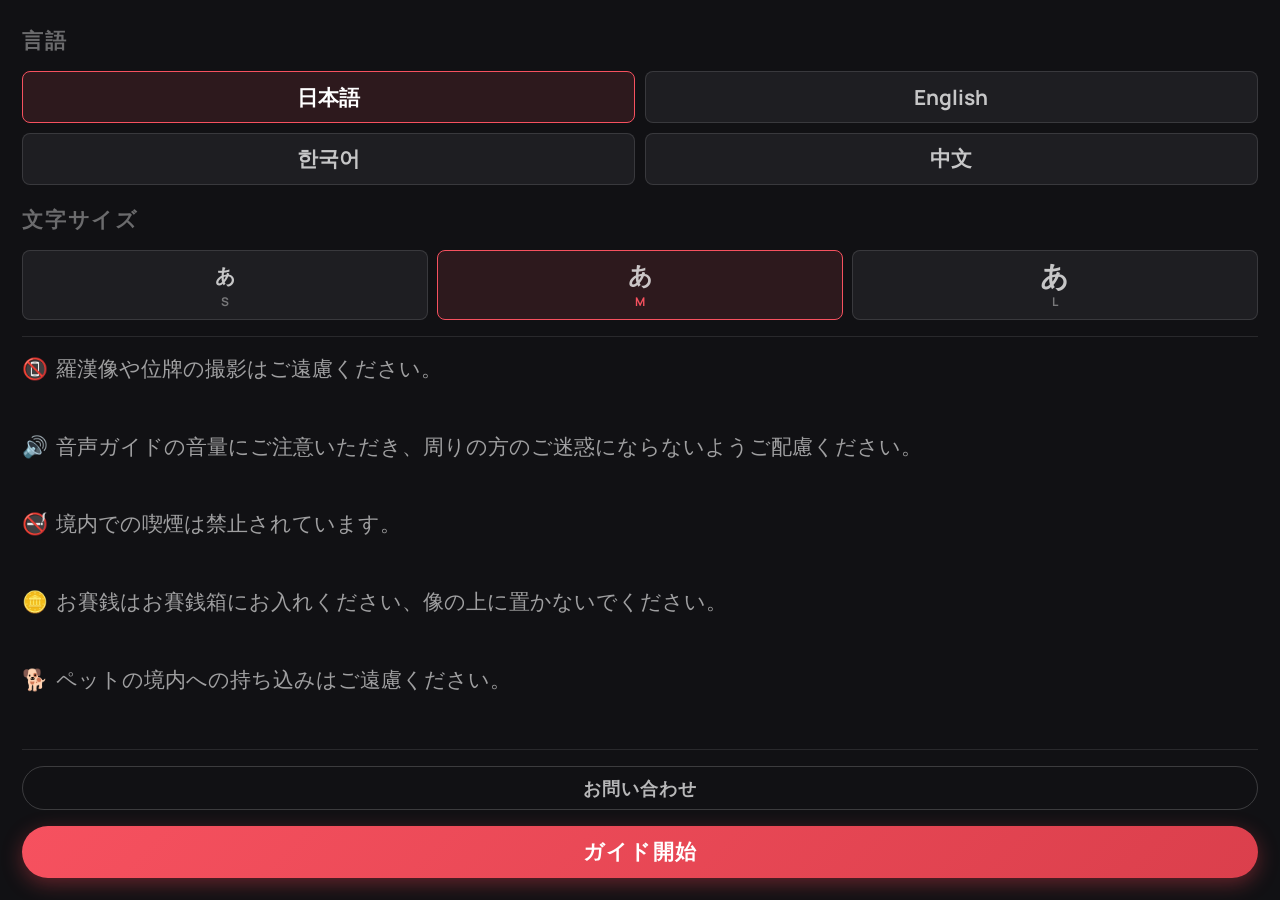
<file: index.html>
<!doctype html>
<!-- Entry page: language/font settings plus the intro experience before the tour starts. -->
<html lang="en">
  <head>
    <meta charset="UTF-8" />
    <meta name="viewport" content="width=device-width, initial-scale=1.0" />
    <meta name="theme-color" content="#08080c" />
    <meta name="mobile-web-app-capable" content="yes" />
    <meta name="apple-mobile-web-app-capable" content="yes" />
    <title>Tour Entry · Stop 0</title>
    <script>
      if ("serviceWorker" in navigator) {
        window.addEventListener("load", () => {
          navigator.serviceWorker
            .getRegistrations()
            .then((registrations) =>
              Promise.all(
                registrations.map((registration) => registration.unregister()),
              ),
            )
            .catch(() => {});
          if ("caches" in window) {
            caches
              .keys()
              .then((keys) =>
                Promise.all(keys.map((key) => caches.delete(key))),
              )
              .catch(() => {});
          }
        });
      }
    </script>
    <link rel="icon" href="./assets/icons/icon.png?v=20260725a" type="image/png" />
    <link rel="apple-touch-icon" href="./assets/icons/icon.png?v=20260725a" />
    <link rel="preconnect" href="https://fonts.googleapis.com" />
    <link rel="preconnect" href="https://fonts.gstatic.com" crossorigin />
    <link
      href="https://fonts.googleapis.com/css2?family=Barlow:wght@500;700;800&family=Manrope:wght@500;700;800&display=swap"
      rel="stylesheet"
    />
    <link rel="stylesheet" href="./assets/css/entry.css?v=20260802a" />
  </head>
  <body data-flow="paid">
    <!-- Settings screen (shown first) -->
    <div
      id="settingsScreen"
      class="settings-screen"
      role="dialog"
      aria-modal="true"
      aria-label="Preferences"
    >
      <div class="settings-inner">
        <div class="settings-card">
          <p class="settings-section-label" data-t="label-language">言語</p>
          <div
            class="settings-lang-grid"
            id="settingsLangGrid"
            role="group"
            aria-label="Select language"
          >
            <button
              class="settings-lang-btn is-active"
              type="button"
              data-lang="ja"
              aria-pressed="true"
            >
              <span class="settings-lang-name">日本語</span>
            </button>
            <button
              class="settings-lang-btn"
              type="button"
              data-lang="en"
              aria-pressed="false"
            >
              <span class="settings-lang-name">English</span>
            </button>
            <button
              class="settings-lang-btn"
              type="button"
              data-lang="ko"
              aria-pressed="false"
            >
              <span class="settings-lang-name">한국어</span>
            </button>
            <button
              class="settings-lang-btn"
              type="button"
              data-lang="zh"
              aria-pressed="false"
            >
              <span class="settings-lang-name">中文</span>
            </button>
          </div>

          <p class="settings-section-label" data-t="label-fontsize">
            文字サイズ
          </p>
          <div class="settings-font-row" role="group" aria-label="文字サイズ">
            <button
              class="settings-font-btn"
              type="button"
              data-size="large"
              aria-pressed="false"
            >
              <span class="settings-font-sample" data-t="font-sample-large"
                >あ</span
              >
              <span class="settings-font-label">S</span>
            </button>
            <button
              class="settings-font-btn is-active"
              type="button"
              data-size="xlarge"
              aria-pressed="true"
            >
              <span class="settings-font-sample" data-t="font-sample-large"
                >あ</span
              >
              <span class="settings-font-label">M</span>
            </button>
            <button
              class="settings-font-btn"
              type="button"
              data-size="xxlarge"
              aria-pressed="false"
            >
              <span class="settings-font-sample" data-t="font-sample-large"
                >あ</span
              >
              <span class="settings-font-label">L</span>
            </button>
          </div>

          <ul class="settings-notices-list">
            <li class="settings-notice-item">
              <span class="settings-notice-icon" aria-hidden="true">📵</span>
              <span class="settings-notice-text" data-t="notice-photo"
                >羅漢像や位牌の撮影はご遠慮ください。</span
              >
            </li>
            <li class="settings-notice-item">
              <span class="settings-notice-icon" aria-hidden="true">🔊</span>
              <span class="settings-notice-text" data-t="notice-quiet"
                >音声ガイドの音量にご注意いただき、周りの方のご迷惑にならないようご配慮ください。</span
              >
            </li>
            <li class="settings-notice-item">
              <span class="settings-notice-icon" aria-hidden="true">🚭</span>
              <span class="settings-notice-text" data-t="notice-smoke"
                >境内での喫煙は禁止されています。</span
              >
            </li>
            <li class="settings-notice-item">
              <span class="settings-notice-icon" aria-hidden="true">🪙</span>
              <span class="settings-notice-text" data-t="notice-offering"
                >お賽銭はお賽銭箱にお入れください、像の上に置かないでください。</span
              >
            </li>
            <li class="settings-notice-item">
              <span class="settings-notice-icon" aria-hidden="true">🐕</span>
              <span class="settings-notice-text" data-t="notice-pets"
                >ペットの境内への持ち込みはご遠慮ください。</span
              >
            </li>
          </ul>

          <a
            class="settings-contact-btn"
            id="settingsContactBtn"
            href="./contact.html"
          >
            <span data-t="contact-btn">お問い合わせ</span>
          </a>

          <button
            class="settings-confirm-btn"
            id="settingsConfirmBtn"
            type="button"
          >
            <span data-t="confirm-btn">ガイド開始</span>
          </button>
        </div>
      </div>
    </div>

    <!-- Main entry layout for stop 0 video, summary text, and the Start Tour action. -->
    <main class="entry-shell" aria-label="Stop 0 entry page">
      <div
        id="entryLoadingOverlay"
        class="entry-loading-overlay"
        role="status"
        aria-label="Loading"
      >
        <div class="entry-loading-dots" aria-hidden="true">
          <span class="loading-dot"></span>
          <span class="loading-dot"></span>
          <span class="loading-dot"></span>
        </div>
      </div>

      <section class="entry-hero" aria-label="Stop 0 introduction video">
        <video
          id="entryVideo"
          class="entry-video hidden"
          playsinline
          autoplay
          muted
          preload="auto"
          x-webkit-airplay="deny"
          disableremoteplayback
          aria-label="Stop 0 video"
        ></video>
        <button
          class="entry-unmute-btn hidden"
          id="entryUnmuteBtn"
          type="button"
          aria-label="音声をオン/オフ"
        >
          <svg
            width="16"
            height="16"
            viewBox="0 0 24 24"
            fill="none"
            aria-hidden="true"
          >
            <path
              id="entryUnmuteIcon"
              d="M11 5L6 9H2v6h4l5 4V5zM23 9l-6 6M17 9l6 6"
              stroke="currentColor"
              stroke-width="2"
              stroke-linecap="round"
              stroke-linejoin="round"
            />
          </svg>
          <span id="entryUnmuteLabel">音声オン</span>
        </button>
        <button
          class="entry-settings-btn"
          id="entrySettingsBtn"
          type="button"
          aria-label="設定を開く"
        >
          <svg
            width="16"
            height="16"
            viewBox="0 0 24 24"
            fill="none"
            stroke="currentColor"
            stroke-width="2"
            stroke-linecap="round"
            stroke-linejoin="round"
            aria-hidden="true"
          >
            <circle cx="12" cy="12" r="10" />
            <path
              d="M12 2C9.5 6 8 9 8 12s1.5 6 4 10M12 2c2.5 4 4 7 4 10s-1.5 6-4 10"
              stroke-linecap="round"
            />
            <path d="M2 12h20" stroke-linecap="round" />
            <path d="M4 7h16M4 17h16" stroke-linecap="round" />
          </svg>
        </button>
      </section>

      <section
        class="entry-content"
        aria-label="Stop 0 description and transcript"
      >
        <h1 id="entryTitle">Welcome</h1>
        <p class="entry-highlight-label" id="entryHighlightLabel" hidden>
          ハイライト
        </p>
        <div id="entryHighlight" class="entry-highlight hidden"></div>
        <div id="entryText" class="entry-text"></div>

        <div
          id="entryGuideGallery"
          class="entry-guide-gallery hidden"
          aria-hidden="true"
        >
          <div id="entryGuideTrack" class="entry-guide-track"></div>
        </div>
      </section>

      <footer class="entry-footer">
        <div class="entry-actions">
          <button
            id="entryStartBtn"
            class="entry-action-btn is-start"
            type="button"
            aria-label="ガイドを開始"
          >
            <span data-t="start-btn">ガイドマップ</span>
          </button>
        </div>
      </footer>
    </main>

    <script src="./assets/js/entry.js?v=20261004a"></script>
  </body>
</html>
</file>
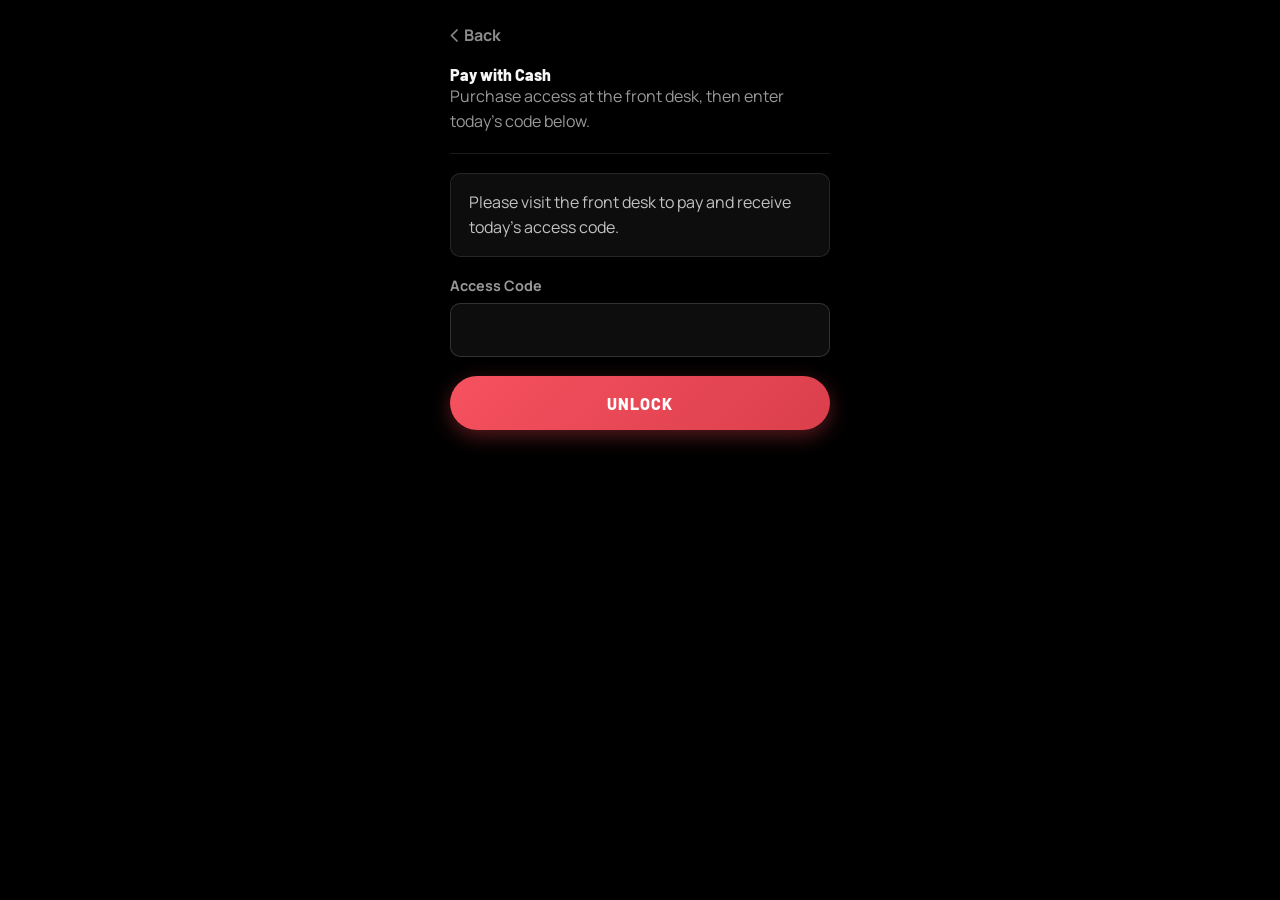
<file: cash.html>
<!doctype html>
<html lang="en">
  <head>
    <meta charset="UTF-8" />
    <meta name="viewport" content="width=device-width, initial-scale=1.0" />
    <meta name="theme-color" content="#08080c" />
    <title>Memorial Tour Guide · Pay with Cash</title>
    <link
      rel="icon"
      href="./assets/icons/icon.png?v=20260725a"
      type="image/png"
    />
    <link rel="apple-touch-icon" href="./assets/icons/icon.png?v=20260725a" />
    <link rel="preconnect" href="https://fonts.googleapis.com" />
    <link rel="preconnect" href="https://fonts.gstatic.com" crossorigin />
    <link
      href="https://fonts.googleapis.com/css2?family=Barlow:wght@500;700;800&family=Manrope:wght@500;700;800&display=swap"
      rel="stylesheet"
    />
    <style>
      :root {
        --tour-font-scale: 1;
        --tour-text-size: calc(1rem * var(--tour-font-scale));
      }

      *,
      *::before,
      *::after {
        box-sizing: border-box;
      }

      html,
      body {
        margin: 0;
        min-height: 100%;
      }

      body {
        font-family: "Manrope", sans-serif;
        font-size: var(--tour-text-size);
        background: #000;
        color: #f2f2f2;
        display: flex;
        justify-content: center;
        min-height: 100svh;
      }

      .pay-card {
        width: min(100%, 420px);
        padding: 1.5rem 1.25rem 2rem;
        display: flex;
        flex-direction: column;
        gap: 1.2rem;
      }

      .nav-back {
        display: inline-flex;
        align-items: center;
        gap: 0.35rem;
        align-self: flex-start;
        background: none;
        border: none;
        padding: 0;
        color: rgba(255, 255, 255, 0.55);
        font:
          700 var(--tour-text-size) "Manrope",
          sans-serif;
        cursor: pointer;
        transition: color 150ms;
      }

      .nav-back:hover {
        color: #fff;
      }

      .pay-title {
        margin: 0;
        font:
          800 var(--tour-text-size) / 1.2 "Barlow",
          sans-serif;
        color: #f6f6f6;
      }

      .pay-subtitle {
        margin: 0;
        font-size: var(--tour-text-size);
        color: rgba(255, 255, 255, 0.6);
        line-height: 1.55;
      }

      .pay-divider {
        height: 1px;
        background: rgba(255, 255, 255, 0.1);
      }

      .cash-notice {
        background: rgba(255, 255, 255, 0.05);
        border: 1.5px solid rgba(255, 255, 255, 0.1);
        border-radius: 10px;
        padding: 1rem 1.1rem;
        font-size: var(--tour-text-size);
        color: rgba(255, 255, 255, 0.75);
        line-height: 1.55;
      }

      .code-label {
        display: block;
        font:
          700 calc(var(--tour-text-size) * 0.9) "Manrope",
          sans-serif;
        color: rgba(255, 255, 255, 0.6);
        margin-bottom: 0.5rem;
      }

      .code-input {
        width: 100%;
        height: 54px;
        border-radius: 10px;
        border: 1.5px solid rgba(255, 255, 255, 0.15);
        background: rgba(255, 255, 255, 0.05);
        color: #f6f6f6;
        font:
          800 calc(var(--tour-text-size) * 1.4) "Barlow",
          sans-serif;
        letter-spacing: 0.4em;
        text-align: center;
        padding: 0 0.5rem;
      }

      .code-input:focus {
        outline: none;
        border-color: rgba(246, 81, 95, 0.6);
        background: rgba(246, 81, 95, 0.06);
      }

      .pay-btn {
        display: block;
        width: 100%;
        height: 54px;
        border-radius: 999px;
        border: none;
        background: linear-gradient(135deg, #f6515f, #db3f4c);
        color: #fff;
        font:
          800 var(--tour-text-size) "Barlow",
          sans-serif;
        letter-spacing: 0.06em;
        text-transform: uppercase;
        cursor: pointer;
        box-shadow: 0 6px 20px rgba(219, 63, 76, 0.4);
        transition: filter 150ms;
        position: relative;
      }

      .pay-btn:disabled {
        opacity: 0.55;
        cursor: not-allowed;
      }

      .pay-btn:not(:disabled):hover {
        filter: brightness(1.12);
      }

      .pay-btn-spinner {
        display: none;
        width: 18px;
        height: 18px;
        border: 2px solid rgba(255, 255, 255, 0.4);
        border-top-color: #fff;
        border-radius: 50%;
        animation: spin 0.7s linear infinite;
        position: absolute;
        top: 50%;
        left: 50%;
        transform: translate(-50%, -50%);
      }

      .pay-btn.is-loading .pay-btn-label {
        opacity: 0;
      }
      .pay-btn.is-loading .pay-btn-spinner {
        display: block;
      }

      @keyframes spin {
        to {
          transform: translate(-50%, -50%) rotate(360deg);
        }
      }

      .pay-error {
        display: none;
        background: rgba(246, 81, 95, 0.12);
        border: 1px solid rgba(246, 81, 95, 0.35);
        border-radius: 8px;
        padding: 0.65rem 0.85rem;
        font-size: var(--tour-text-size);
        color: #f6515f;
        line-height: 1.45;
      }

      .pay-error.is-visible {
        display: block;
      }
    </style>
  </head>
  <body>
    <div class="pay-card">
      <button class="nav-back" id="navBack" type="button">
        <svg
          width="8"
          height="13"
          viewBox="0 0 8 13"
          fill="none"
          aria-hidden="true"
        >
          <path
            d="M7 1 1.5 6.5 7 12"
            stroke="currentColor"
            stroke-width="1.7"
            stroke-linecap="round"
            stroke-linejoin="round"
          />
        </svg>
        <span id="navBackLabel">Back</span>
      </button>
      <div>
        <h1 class="pay-title" id="payTitle">Pay with Cash</h1>
        <p class="pay-subtitle" id="paySubtitle">
          Purchase access at the front desk, then enter today's code below.
        </p>
      </div>

      <div class="pay-divider"></div>

      <div class="cash-notice" id="cashNotice">
        Please visit the front desk to pay and receive today's access code.
      </div>

      <form id="codeForm">
        <label class="code-label" id="codeLabel" for="codeInput"
          >Access Code</label
        >
        <input
          class="code-input"
          id="codeInput"
          type="text"
          inputmode="numeric"
          autocomplete="off"
          maxlength="6"
          pattern="\d{6}"
        />
      </form>

      <div class="pay-error" id="payError"></div>

      <button class="pay-btn" id="submitBtn" type="button">
        <span class="pay-btn-label" id="submitBtnLabel">Unlock</span>
        <span class="pay-btn-spinner" aria-hidden="true"></span>
      </button>
    </div>

    <script>
      const STRINGS = {
        ja: {
          back: "戻る",
          title: "現金でお支払い",
          subtitle:
            "受付にてお支払いいただき、本日のアクセスコードを入力してください。",
          notice:
            "受付にてお支払いいただくと、本日のアクセスコードをお伝えします。",
          codeLabel: "アクセスコード",
          btn: "ロック解除",
          error: "コードが正しくありません。受付にてご確認ください。",
          generic: "エラーが発生しました。もう一度お試しください。",
        },
        en: {
          back: "Back",
          title: "Pay with Cash",
          subtitle:
            "Purchase access at the front desk, then enter today's code below.",
          notice:
            "Please visit the front desk to pay and receive today's access code.",
          codeLabel: "Access Code",
          btn: "Unlock",
          error: "That code isn't right. Please check with the front desk.",
          generic: "Something went wrong. Please try again.",
        },
        ko: {
          back: "뒤로",
          title: "현금으로 결제",
          subtitle: "안내 데스크에서 결제 후 오늘의 접속 코드를 입력해 주세요.",
          notice: "안내 데스크에서 결제하시면 오늘의 접속 코드를 알려드립니다.",
          codeLabel: "접속 코드",
          btn: "잠금 해제",
          error: "코드가 올바르지 않습니다. 안내 데스크에 문의해 주세요.",
          generic: "오류가 발생했습니다. 다시 시도해 주세요.",
        },
        zh: {
          back: "返回",
          title: "现金支付",
          subtitle: "请在前台完成付款，然后在下方输入今日的访问代码。",
          notice: "请前往前台付款，工作人员会告知您今日的访问代码。",
          codeLabel: "访问代码",
          btn: "解锁",
          error: "代码不正确，请向前台确认。",
          generic: "出现错误，请重试。",
        },
      };

      function getLang() {
        try {
          const prefs = JSON.parse(localStorage.getItem("tourPrefs") || "{}");
          if (prefs.lang && STRINGS[prefs.lang]) return prefs.lang;
        } catch {}
        const browser = (navigator.language || "en").slice(0, 2).toLowerCase();
        return STRINGS[browser] ? browser : "en";
      }

      let lang = getLang();
      let t = STRINGS[lang];

      const fontScales = {
        small: 1.14,
        normal: 1.14,
        large: 1.14,
        xlarge: 1.3,
        xxlarge: 1.5,
      };

      function applyPrefs() {
        lang = getLang();
        t = STRINGS[lang];

        try {
          const prefs = JSON.parse(localStorage.getItem("tourPrefs") || "{}");
          if (fontScales[prefs.size]) {
            document.documentElement.style.setProperty(
              "--tour-font-scale",
              String(fontScales[prefs.size]),
            );
          }
        } catch {}

        document.documentElement.lang = lang;
        document.getElementById("payTitle").textContent = t.title;
        document.getElementById("paySubtitle").textContent = t.subtitle;
        document.getElementById("cashNotice").textContent = t.notice;
        document.getElementById("codeLabel").textContent = t.codeLabel;
        document.getElementById("submitBtnLabel").textContent = t.btn;
        document.getElementById("navBackLabel").textContent = t.back;
      }

      applyPrefs();

      document.getElementById("navBack").addEventListener("click", () => {
        window.location.href = "./pay-select.html";
      });

      const codeInput = document.getElementById("codeInput");
      const submitBtn = document.getElementById("submitBtn");
      const payError = document.getElementById("payError");

      codeInput.addEventListener("input", () => {
        codeInput.value = codeInput.value.replace(/\D/g, "").slice(0, 6);
      });

      function setLoading(loading) {
        submitBtn.disabled = loading;
        submitBtn.classList.toggle("is-loading", loading);
      }

      function showError(msg) {
        payError.textContent = msg;
        payError.classList.add("is-visible");
      }

      function hideError() {
        payError.classList.remove("is-visible");
      }

      async function submitCode() {
        const code = codeInput.value.trim();
        if (!/^\d{6}$/.test(code)) {
          showError(t.error);
          return;
        }

        hideError();
        setLoading(true);

        try {
          const res = await fetch("/api/verify-cash-code", {
            method: "POST",
            headers: { "Content-Type": "application/json" },
            body: JSON.stringify({ code }),
          });
          const data = await res.json();

          if (!data.valid) {
            setLoading(false);
            showError(t.error);
            return;
          }

          localStorage.setItem("tourAccessToken", data.token);
          localStorage.setItem("tourAccessExpiry", String(data.expiry));
          window.location.href = "./index.html?skip_settings=1";
        } catch {
          setLoading(false);
          showError(t.generic);
        }
      }

      submitBtn.addEventListener("click", submitCode);
      document.getElementById("codeForm").addEventListener("submit", (e) => {
        e.preventDefault();
        submitCode();
      });

      window.addEventListener("pageshow", (e) => {
        if (!e.persisted) return;
        setLoading(false);
        applyPrefs();
      });
    </script>
  </body>
</html>
</file>
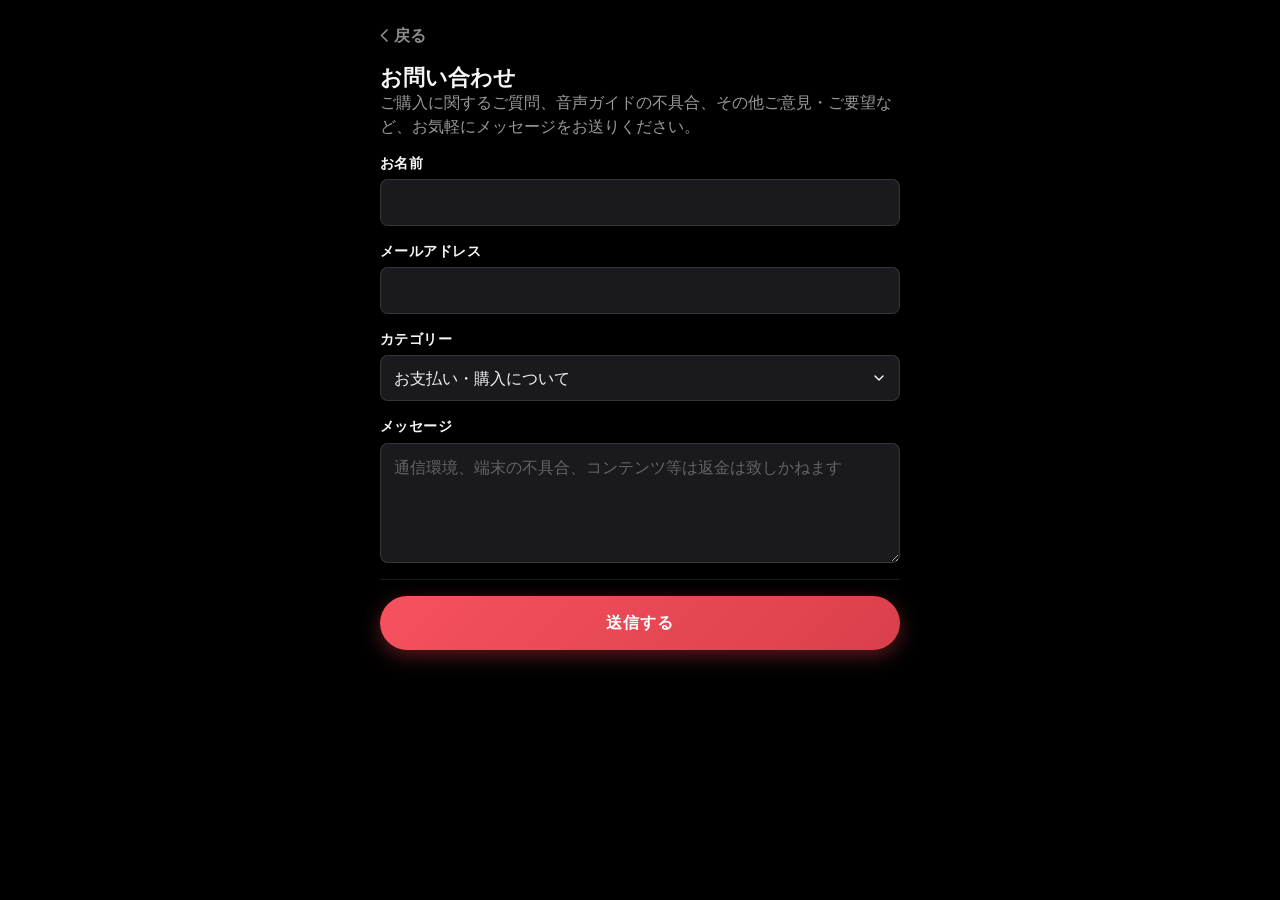
<file: contact.html>
<!doctype html>
<html lang="en">
  <head>
    <meta charset="UTF-8" />
    <meta name="viewport" content="width=device-width, initial-scale=1.0" />
    <meta name="theme-color" content="#08080c" />
    <title>Memorial Tour Guide · Contact</title>
    <link rel="icon" href="./assets/icons/icon.png?v=20260725a" type="image/png" />
    <link rel="apple-touch-icon" href="./assets/icons/icon.png?v=20260725a" />
    <link rel="preconnect" href="https://fonts.googleapis.com" />
    <link rel="preconnect" href="https://fonts.gstatic.com" crossorigin />
    <link
      href="https://fonts.googleapis.com/css2?family=Barlow:wght@500;700;800&family=Manrope:wght@500;700;800&display=swap"
      rel="stylesheet"
    />
    <style>
      :root {
        --tour-font-scale: 1;
        --tour-text-size: calc(1rem * var(--tour-font-scale));
      }

      *, *::before, *::after { box-sizing: border-box; }

      html, body {
        margin: 0;
        min-height: 100%;
      }

      body {
        font-family: "Manrope", sans-serif;
        font-size: var(--tour-text-size);
        background: #000;
        color: #f2f2f2;
        display: flex;
        justify-content: center;
        min-height: 100svh;
      }

      /* No card. The page itself is the surface, so the content runs to the
         edges of the screen instead of sitting in a raised box with the page
         background showing around it. The width cap still keeps this a readable
         column on a desktop; the padding is a reading gutter, not a container. */
      .contact-card {
        width: min(100%, 560px);
        padding: 1.5rem 1.25rem 2rem;
        display: flex;
        flex-direction: column;
        gap: 1rem;
      }

      .nav-back {
        display: inline-flex;
        align-items: center;
        gap: 0.35rem;
        align-self: flex-start;
        background: none;
        border: none;
        padding: 0;
        color: rgba(255, 255, 255, 0.55);
        font: 700 var(--tour-text-size) "Manrope", sans-serif;
        cursor: pointer;
        transition: color 150ms;
      }

      .nav-back:hover { color: #fff; }

      .contact-title {
        margin: 0;
        font: 800 calc(var(--tour-text-size) * 1.35) / 1.25 "Barlow", sans-serif;
        color: #f6f6f6;
      }

      .contact-intro {
        margin: 0;
        font-size: var(--tour-text-size);
        color: rgba(255, 255, 255, 0.6);
        line-height: 1.5;
      }

      .contact-field {
        display: flex;
        flex-direction: column;
        gap: 0.4rem;
      }

      .contact-field label {
        font: 800 calc(var(--tour-text-size) * 0.9) "Barlow", sans-serif;
        letter-spacing: 0.03em;
        color: #f6f6f6;
      }

      .contact-field input,
      .contact-field select,
      .contact-field textarea {
        width: 100%;
        background: #1a1a1e;
        border: 1px solid rgba(255, 255, 255, 0.12);
        border-radius: 8px;
        padding: 0.7rem 0.8rem;
        color: #f2f2f2;
        font: 500 var(--tour-text-size) "Manrope", sans-serif;
        outline: none;
        transition: border-color 150ms;
      }

      .contact-field textarea {
        resize: vertical;
        min-height: 120px;
        line-height: 1.5;
      }

      .contact-field textarea::placeholder {
        color: rgba(255, 255, 255, 0.32);
        line-height: 1.5;
      }

      .contact-field input:focus,
      .contact-field select:focus,
      .contact-field textarea:focus {
        border-color: #f6515f;
      }

      .contact-field select {
        appearance: none;
        background-image: url("data:image/svg+xml;utf8,<svg xmlns='http://www.w3.org/2000/svg' viewBox='0 0 24 24' fill='none' stroke='%23ffffff' stroke-width='2' stroke-linecap='round' stroke-linejoin='round'><path d='M6 9l6 6 6-6'/></svg>");
        background-repeat: no-repeat;
        background-position: right 0.75rem center;
        background-size: 16px;
        padding-right: 2.2rem;
      }

      .contact-divider {
        height: 1px;
        background: rgba(255, 255, 255, 0.1);
      }

      .contact-error {
        display: none;
        margin: 0;
        border: 1px solid rgba(246, 81, 95, 0.35);
        background: rgba(246, 81, 95, 0.1);
        border-radius: 8px;
        padding: 0.7rem 0.85rem;
        font-size: calc(var(--tour-text-size) * 0.9);
        line-height: 1.5;
        color: #f6828d;
      }

      .contact-error.is-visible { display: block; }

      .submit-btn:disabled {
        opacity: 0.6;
        cursor: default;
      }

      .submit-btn {
        display: block;
        width: 100%;
        height: 54px;
        border-radius: 999px;
        border: none;
        background: linear-gradient(135deg, #f6515f, #db3f4c);
        color: #fff;
        font: 800 var(--tour-text-size) "Barlow", sans-serif;
        letter-spacing: 0.06em;
        text-transform: uppercase;
        cursor: pointer;
        box-shadow: 0 6px 20px rgba(219, 63, 76, 0.4);
        transition: filter 150ms;
      }

      .submit-btn:hover { filter: brightness(1.12); }

      .contact-success {
        display: none;
        flex-direction: column;
        align-items: center;
        text-align: center;
        gap: 0.6rem;
        padding: 1.5rem 0.5rem;
      }

      .contact-success.is-visible { display: flex; }
      .contact-form.is-hidden { display: none; }

      .contact-success-icon {
        width: 48px;
        height: 48px;
        border-radius: 50%;
        background: rgba(246, 81, 95, 0.12);
        color: #f6828d;
        display: flex;
        align-items: center;
        justify-content: center;
        font-size: 1.5rem;
      }

      .contact-success h2 {
        margin: 0;
        font: 800 calc(var(--tour-text-size) * 1.15) "Barlow", sans-serif;
        color: #f6f6f6;
      }

      .contact-success p {
        margin: 0;
        color: rgba(255, 255, 255, 0.6);
        line-height: 1.5;
      }

      .contact-form {
        display: flex;
        flex-direction: column;
        gap: 1rem;
      }
    </style>
  </head>
  <body>
    <div class="contact-card">
      <button class="nav-back" id="navBack" type="button">
        <svg width="8" height="13" viewBox="0 0 8 13" fill="none" aria-hidden="true">
          <path d="M7 1 1.5 6.5 7 12" stroke="currentColor" stroke-width="1.7" stroke-linecap="round" stroke-linejoin="round"/>
        </svg>
        <span id="navBackLabel">Back</span>
      </button>

      <div>
        <h1 class="contact-title" id="contactTitle">Contact Us</h1>
        <p class="contact-intro" id="contactIntro">
          Questions about a purchase, a technical problem with the guide, or general feedback — send us a message and we'll get back to you.
        </p>
      </div>

      <form class="contact-form" id="contactForm">
        <div class="contact-field">
          <label for="contactName" id="labelName">Name</label>
          <input type="text" id="contactName" name="name" autocomplete="name" required />
        </div>

        <div class="contact-field">
          <label for="contactEmail" id="labelEmail">Email</label>
          <input type="email" id="contactEmail" name="email" autocomplete="email" required />
        </div>

        <div class="contact-field">
          <label for="contactCategory" id="labelCategory">Category</label>
          <select id="contactCategory" name="category">
            <option value="payment" id="optPayment">Payment / purchase issue</option>
            <option value="technical" id="optTechnical">Technical problem with the guide</option>
            <option value="general" id="optGeneral">General question</option>
            <option value="other" id="optOther">Other</option>
          </select>
        </div>

        <div class="contact-field">
          <label for="contactMessage" id="labelMessage">Message</label>
          <textarea id="contactMessage" name="message" required></textarea>
        </div>

        <div class="contact-divider"></div>

        <p class="contact-error" id="contactError" role="alert"></p>

        <button class="submit-btn" id="submitBtn" type="submit">
          <span id="submitBtnLabel">Send Message</span>
        </button>
      </form>

      <div class="contact-success" id="contactSuccess">
        <div class="contact-success-icon" aria-hidden="true">✓</div>
        <h2 id="successTitle">Message received</h2>
        <p id="successBody">Thank you for reaching out. We'll get back to you as soon as we can.</p>
      </div>
    </div>

    <script>
      const STRINGS = {
        ja: {
          back: "戻る",
          title: "お問い合わせ",
          intro: "ご購入に関するご質問、音声ガイドの不具合、その他ご意見・ご要望など、お気軽にメッセージをお送りください。",
          labelName: "お名前",
          labelEmail: "メールアドレス",
          labelCategory: "カテゴリー",
          optPayment: "お支払い・購入について",
          optTechnical: "音声ガイドの不具合について",
          optGeneral: "一般的なご質問",
          optOther: "その他",
          labelMessage: "メッセージ",
          placeholderMessage:
            "通信環境、端末の不具合、コンテンツ等は返金は致しかねます",
          submit: "送信する",
          sending: "送信中…",
          errorBody:
            "送信に失敗しました。通信環境をご確認のうえ、しばらくしてからもう一度お試しください。うまくいかない場合は 500@rakan.or.jp まで直接お送りください。",
          successTitle: "メッセージを受け付けました",
          successBody: "お問い合わせいただきありがとうございます。担当者より追ってご連絡いたします。",
        },
        en: {
          back: "Back",
          title: "Contact Us",
          intro: "Questions about a purchase, a technical problem with the guide, or general feedback — send us a message and we'll get back to you.",
          labelName: "Name",
          labelEmail: "Email",
          labelCategory: "Category",
          optPayment: "Payment / purchase issue",
          optTechnical: "Technical problem with the guide",
          optGeneral: "General question",
          optOther: "Other",
          labelMessage: "Message",
          placeholderMessage:
            "We cannot issue refunds for network conditions, device malfunctions, or the content itself.",
          submit: "Send Message",
          sending: "Sending…",
          errorBody:
            "We couldn't send your message. Please check your connection and try again in a moment. If it still doesn't work, write to us directly at 500@rakan.or.jp.",
          successTitle: "Message received",
          successBody: "Thank you for reaching out. We'll get back to you as soon as we can.",
        },
        ko: {
          back: "뒤로",
          title: "문의하기",
          intro: "구매 관련 문의, 오디오 가이드 오류, 기타 의견 등 무엇이든 메시지를 보내주세요.",
          labelName: "이름",
          labelEmail: "이메일",
          labelCategory: "카테고리",
          optPayment: "결제/구매 관련 문의",
          optTechnical: "오디오 가이드 오류",
          optGeneral: "일반 문의",
          optOther: "기타",
          labelMessage: "메시지",
          placeholderMessage:
            "통신 환경, 단말기 오류, 콘텐츠 등을 이유로 한 환불은 불가합니다.",
          submit: "메시지 보내기",
          sending: "전송 중…",
          errorBody:
            "메시지를 보내지 못했습니다. 통신 환경을 확인하신 후 잠시 뒤에 다시 시도해 주세요. 계속 실패하면 500@rakan.or.jp 로 직접 보내주시기 바랍니다.",
          successTitle: "메시지가 접수되었습니다",
          successBody: "문의해 주셔서 감사합니다. 담당자가 곧 연락드리겠습니다.",
        },
        zh: {
          back: "返回",
          title: "联系我们",
          intro: "无论是购买相关问题、语音导览的技术故障，还是其他意见反馈，欢迎给我们留言。",
          labelName: "姓名",
          labelEmail: "邮箱",
          labelCategory: "类别",
          optPayment: "支付/购买问题",
          optTechnical: "语音导览技术故障",
          optGeneral: "一般咨询",
          optOther: "其他",
          labelMessage: "留言内容",
          placeholderMessage:
            "因网络环境、设备故障、内容等原因，恕不办理退款。",
          submit: "发送留言",
          sending: "发送中…",
          errorBody:
            "留言发送失败。请检查网络连接后稍后再试。如果仍然失败，请直接发送至 500@rakan.or.jp。",
          successTitle: "留言已收到",
          successBody: "感谢您的留言，我们会尽快与您联系。",
        },
      };

      // Falls back to Japanese, not to the browser's language, because this is
      // the one page reachable before a language has ever been chosen: the
      // Contact link sits on the entry settings screen, which itself opens in
      // Japanese. Guessing from navigator.language there would send a visitor
      // from a Japanese screen to an English one for no reason they can see.
      function getLang() {
        try {
          const prefs = JSON.parse(localStorage.getItem("tourPrefs") || "{}");
          if (prefs.lang && STRINGS[prefs.lang]) return prefs.lang;
        } catch {}
        return "ja";
      }

      let lang = getLang();
      let t = STRINGS[lang];

      const fontScales = { small: 1.14, normal: 1.14, large: 1.14, xlarge: 1.3, xxlarge: 1.5 };

      // Reads localStorage and repaints every piece of text on the page. Called
      // once below for the normal case, and again on a bfcache restore (see the
      // pageshow listener at the bottom of this script): a visitor can change
      // language in Settings, then land back on this exact page via the
      // browser's Back/Forward buttons rather than a fresh click on the Contact
      // link. That restores the page's DOM exactly as it was, without re-running
      // any script — so a language picked after this page was first opened
      // would otherwise never show up here.
      function applyPrefs() {
        lang = getLang();
        t = STRINGS[lang];

        try {
          const prefs = JSON.parse(localStorage.getItem("tourPrefs") || "{}");
          if (fontScales[prefs.size]) {
            document.documentElement.style.setProperty("--tour-font-scale", String(fontScales[prefs.size]));
          }
        } catch {}

        document.documentElement.lang = lang;
        document.getElementById("contactTitle").textContent = t.title;
        document.getElementById("contactIntro").textContent = t.intro;
        document.getElementById("labelName").textContent = t.labelName;
        document.getElementById("labelEmail").textContent = t.labelEmail;
        document.getElementById("labelCategory").textContent = t.labelCategory;
        document.getElementById("optPayment").textContent = t.optPayment;
        document.getElementById("optTechnical").textContent = t.optTechnical;
        document.getElementById("optGeneral").textContent = t.optGeneral;
        document.getElementById("optOther").textContent = t.optOther;
        document.getElementById("labelMessage").textContent = t.labelMessage;
        document.getElementById("contactMessage").placeholder = t.placeholderMessage;
        document.getElementById("submitBtnLabel").textContent = t.submit;
        document.getElementById("successTitle").textContent = t.successTitle;
        document.getElementById("successBody").textContent = t.successBody;
        document.getElementById("navBackLabel").textContent = t.back;
      }

      applyPrefs();
      window.addEventListener("pageshow", (e) => {
        if (e.persisted) applyPrefs();
      });

      document.getElementById("navBack").addEventListener("click", () => {
        // Reachable from both the entry settings and the in-tour settings, so
        // return to whichever screen the visitor came from.
        if (window.history.length > 1) {
          window.history.back();
        } else {
          window.location.href = "./index.html";
        }
      });

      const form = document.getElementById("contactForm");
      const submitBtn = document.getElementById("submitBtn");
      const submitLabel = document.getElementById("submitBtnLabel");
      const errorBox = document.getElementById("contactError");

      form.addEventListener("submit", async (e) => {
        e.preventDefault();
        errorBox.classList.remove("is-visible");
        submitBtn.disabled = true;
        submitLabel.textContent = t.sending;

        try {
          const res = await fetch("/api/contact", {
            method: "POST",
            headers: { "Content-Type": "application/json" },
            body: JSON.stringify({
              name: document.getElementById("contactName").value,
              email: document.getElementById("contactEmail").value,
              category: document.getElementById("contactCategory").value,
              message: document.getElementById("contactMessage").value,
              lang,
            }),
          });
          if (!res.ok) throw new Error(`send failed: ${res.status}`);

          form.classList.add("is-hidden");
          document.getElementById("contactSuccess").classList.add("is-visible");
        } catch (err) {
          console.error(err);
          errorBox.textContent = t.errorBody;
          errorBox.classList.add("is-visible");
          submitBtn.disabled = false;
          submitLabel.textContent = t.submit;
        }
      });
    </script>
  </body>
</html>
</file>
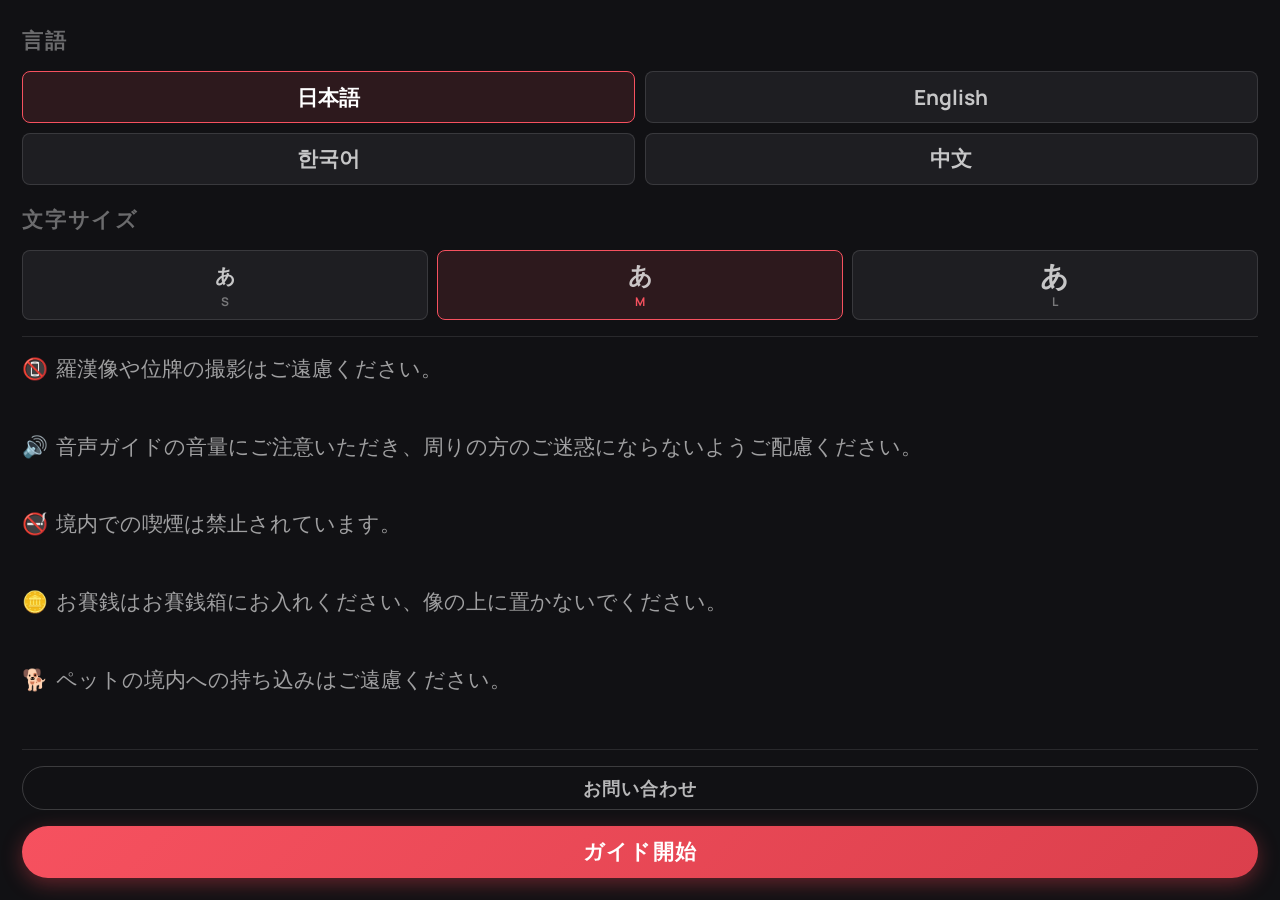
<file: demo.html>
<!doctype html>
<!-- Demo entry page: identical to index.html, except Start leads into tour.html's
     free preview (stops 1-3) instead of straight to payment. See entry.js's
     ENTRY_FLOW. Meant for sharing so people can get a feel of the app without
     paying — index.html (the on-site/QR link) is the real, pay-first entry. -->
<html lang="en">
  <head>
    <meta charset="UTF-8" />
    <meta name="viewport" content="width=device-width, initial-scale=1.0" />
    <meta name="theme-color" content="#08080c" />
    <meta name="mobile-web-app-capable" content="yes" />
    <meta name="apple-mobile-web-app-capable" content="yes" />
    <meta name="robots" content="noindex, nofollow" />
    <title>Tour Demo · Stop 0</title>
    <script>
      if ("serviceWorker" in navigator) {
        window.addEventListener("load", () => {
          navigator.serviceWorker
            .getRegistrations()
            .then((registrations) =>
              Promise.all(
                registrations.map((registration) => registration.unregister()),
              ),
            )
            .catch(() => {});
          if ("caches" in window) {
            caches
              .keys()
              .then((keys) =>
                Promise.all(keys.map((key) => caches.delete(key))),
              )
              .catch(() => {});
          }
        });
      }
    </script>
    <link rel="icon" href="./assets/icons/icon.png?v=20260725a" type="image/png" />
    <link rel="apple-touch-icon" href="./assets/icons/icon.png?v=20260725a" />
    <link rel="preconnect" href="https://fonts.googleapis.com" />
    <link rel="preconnect" href="https://fonts.gstatic.com" crossorigin />
    <link
      href="https://fonts.googleapis.com/css2?family=Barlow:wght@500;700;800&family=Manrope:wght@500;700;800&display=swap"
      rel="stylesheet"
    />
    <link rel="stylesheet" href="./assets/css/entry.css?v=20260802a" />
  </head>
  <body data-flow="demo">
    <div class="demo-banner" id="demoBanner" data-t="demo-banner" role="status"></div>

    <!-- Settings screen (shown first) -->
    <div
      id="settingsScreen"
      class="settings-screen"
      role="dialog"
      aria-modal="true"
      aria-label="Preferences"
    >
      <div class="settings-inner">
        <div class="settings-card">
          <p class="settings-section-label" data-t="label-language">言語</p>
          <div
            class="settings-lang-grid"
            id="settingsLangGrid"
            role="group"
            aria-label="Select language"
          >
            <button
              class="settings-lang-btn is-active"
              type="button"
              data-lang="ja"
              aria-pressed="true"
            >
              <span class="settings-lang-name">日本語</span>
            </button>
            <button
              class="settings-lang-btn"
              type="button"
              data-lang="en"
              aria-pressed="false"
            >
              <span class="settings-lang-name">English</span>
            </button>
            <button
              class="settings-lang-btn"
              type="button"
              data-lang="ko"
              aria-pressed="false"
            >
              <span class="settings-lang-name">한국어</span>
            </button>
            <button
              class="settings-lang-btn"
              type="button"
              data-lang="zh"
              aria-pressed="false"
            >
              <span class="settings-lang-name">中文</span>
            </button>
          </div>

          <p class="settings-section-label" data-t="label-fontsize">
            文字サイズ
          </p>
          <div class="settings-font-row" role="group" aria-label="文字サイズ">
            <button
              class="settings-font-btn"
              type="button"
              data-size="large"
              aria-pressed="false"
            >
              <span class="settings-font-sample" data-t="font-sample-large"
                >あ</span
              >
              <span class="settings-font-label">S</span>
            </button>
            <button
              class="settings-font-btn is-active"
              type="button"
              data-size="xlarge"
              aria-pressed="true"
            >
              <span class="settings-font-sample" data-t="font-sample-large"
                >あ</span
              >
              <span class="settings-font-label">M</span>
            </button>
            <button
              class="settings-font-btn"
              type="button"
              data-size="xxlarge"
              aria-pressed="false"
            >
              <span class="settings-font-sample" data-t="font-sample-large"
                >あ</span
              >
              <span class="settings-font-label">L</span>
            </button>
          </div>

          <ul class="settings-notices-list">
            <li class="settings-notice-item">
              <span class="settings-notice-icon" aria-hidden="true">📵</span>
              <span class="settings-notice-text" data-t="notice-photo"
                >羅漢像や位牌の撮影はご遠慮ください。</span
              >
            </li>
            <li class="settings-notice-item">
              <span class="settings-notice-icon" aria-hidden="true">🔊</span>
              <span class="settings-notice-text" data-t="notice-quiet"
                >音声ガイドの音量にご注意いただき、周りの方のご迷惑にならないようご配慮ください。</span
              >
            </li>
            <li class="settings-notice-item">
              <span class="settings-notice-icon" aria-hidden="true">🚭</span>
              <span class="settings-notice-text" data-t="notice-smoke"
                >境内での喫煙は禁止されています。</span
              >
            </li>
            <li class="settings-notice-item">
              <span class="settings-notice-icon" aria-hidden="true">🪙</span>
              <span class="settings-notice-text" data-t="notice-offering"
                >お賽銭はお賽銭箱にお入れください、像の上に置かないでください。</span
              >
            </li>
            <li class="settings-notice-item">
              <span class="settings-notice-icon" aria-hidden="true">🐕</span>
              <span class="settings-notice-text" data-t="notice-pets"
                >ペットの境内への持ち込みはご遠慮ください。</span
              >
            </li>
          </ul>

          <a
            class="settings-contact-btn"
            id="settingsContactBtn"
            href="./contact.html"
          >
            <span data-t="contact-btn">お問い合わせ</span>
          </a>

          <button
            class="settings-confirm-btn"
            id="settingsConfirmBtn"
            type="button"
          >
            <span data-t="confirm-btn">ガイド開始</span>
          </button>
        </div>
      </div>
    </div>

    <!-- Main entry layout for stop 0 video, summary text, and the Start Tour action. -->
    <main class="entry-shell" aria-label="Stop 0 entry page">
      <div
        id="entryLoadingOverlay"
        class="entry-loading-overlay"
        role="status"
        aria-label="Loading"
      >
        <div class="entry-loading-dots" aria-hidden="true">
          <span class="loading-dot"></span>
          <span class="loading-dot"></span>
          <span class="loading-dot"></span>
        </div>
      </div>

      <section class="entry-hero" aria-label="Stop 0 introduction video">
        <video
          id="entryVideo"
          class="entry-video hidden"
          playsinline
          autoplay
          muted
          preload="auto"
          x-webkit-airplay="deny"
          disableremoteplayback
          aria-label="Stop 0 video"
        ></video>
        <button
          class="entry-unmute-btn hidden"
          id="entryUnmuteBtn"
          type="button"
          aria-label="音声をオン/オフ"
        >
          <svg
            width="16"
            height="16"
            viewBox="0 0 24 24"
            fill="none"
            aria-hidden="true"
          >
            <path
              id="entryUnmuteIcon"
              d="M11 5L6 9H2v6h4l5 4V5zM23 9l-6 6M17 9l6 6"
              stroke="currentColor"
              stroke-width="2"
              stroke-linecap="round"
              stroke-linejoin="round"
            />
          </svg>
          <span id="entryUnmuteLabel">音声オン</span>
        </button>
        <button
          class="entry-settings-btn"
          id="entrySettingsBtn"
          type="button"
          aria-label="設定を開く"
        >
          <svg
            width="16"
            height="16"
            viewBox="0 0 24 24"
            fill="none"
            stroke="currentColor"
            stroke-width="2"
            stroke-linecap="round"
            stroke-linejoin="round"
            aria-hidden="true"
          >
            <circle cx="12" cy="12" r="10" />
            <path
              d="M12 2C9.5 6 8 9 8 12s1.5 6 4 10M12 2c2.5 4 4 7 4 10s-1.5 6-4 10"
              stroke-linecap="round"
            />
            <path d="M2 12h20" stroke-linecap="round" />
            <path d="M4 7h16M4 17h16" stroke-linecap="round" />
          </svg>
        </button>
      </section>

      <section
        class="entry-content"
        aria-label="Stop 0 description and transcript"
      >
        <h1 id="entryTitle">Welcome</h1>
        <p class="entry-highlight-label" id="entryHighlightLabel" hidden>
          ハイライト
        </p>
        <div id="entryHighlight" class="entry-highlight hidden"></div>
        <div id="entryText" class="entry-text"></div>

        <div
          id="entryGuideGallery"
          class="entry-guide-gallery hidden"
          aria-hidden="true"
        >
          <div id="entryGuideTrack" class="entry-guide-track"></div>
        </div>
      </section>

      <footer class="entry-footer">
        <div class="entry-actions">
          <button
            id="entryStartBtn"
            class="entry-action-btn is-start"
            type="button"
            aria-label="ガイドを開始"
          >
            <span data-t="start-btn">ガイドマップ</span>
          </button>
        </div>
      </footer>
    </main>

    <script src="./assets/js/entry.js?v=20261004a"></script>
  </body>
</html>
</file>
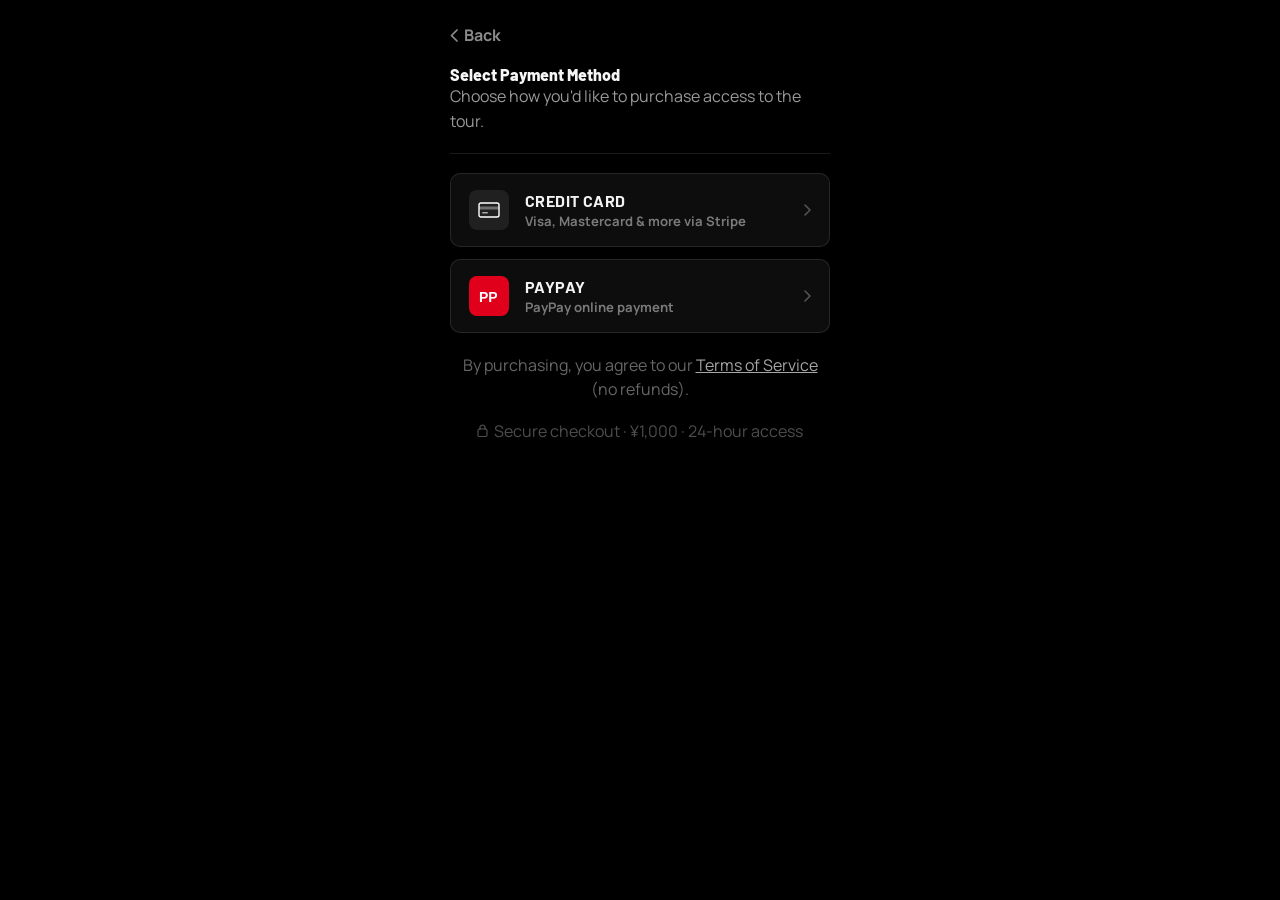
<file: pay-select.html>
<!doctype html>
<html lang="en">
  <head>
    <meta charset="UTF-8" />
    <meta name="viewport" content="width=device-width, initial-scale=1.0" />
    <meta name="theme-color" content="#08080c" />
    <title>Memorial Tour Guide · Select Payment</title>
    <link rel="icon" href="./assets/icons/icon.png?v=20260725a" type="image/png" />
    <link rel="apple-touch-icon" href="./assets/icons/icon.png?v=20260725a" />
    <link rel="preconnect" href="https://fonts.googleapis.com" />
    <link rel="preconnect" href="https://fonts.gstatic.com" crossorigin />
    <link
      href="https://fonts.googleapis.com/css2?family=Barlow:wght@500;700;800&family=Manrope:wght@500;700;800&display=swap"
      rel="stylesheet"
    />
    <style>
      :root {
        --tour-font-scale: 1;
        --tour-text-size: calc(1rem * var(--tour-font-scale));
      }

      *, *::before, *::after { box-sizing: border-box; }

      html, body {
        margin: 0;
        min-height: 100%;
      }

      body {
        font-family: "Manrope", sans-serif;
        font-size: var(--tour-text-size);
        background: #000;
        color: #f2f2f2;
        display: flex;
        justify-content: center;
        min-height: 100svh;
      }

      /* No card. The page itself is the surface, so the content runs to the
         edges of the screen instead of sitting in a raised box with the page
         background showing around it. The width cap still keeps this a readable
         column on a desktop; the padding is a reading gutter, not a container. */
      .pay-card {
        width: min(100%, 420px);
        padding: 1.5rem 1.25rem 2rem;
        display: flex;
        flex-direction: column;
        gap: 1.2rem;
      }

      .nav-back {
        display: inline-flex;
        align-items: center;
        gap: 0.35rem;
        align-self: flex-start;
        background: none;
        border: none;
        padding: 0;
        color: rgba(255,255,255,0.55);
        font: 700 var(--tour-text-size) "Manrope", sans-serif;
        cursor: pointer;
        transition: color 150ms;
      }

      .nav-back:hover { color: #fff; }

      .pay-title {
        margin: 0;
        font: 800 var(--tour-text-size) / 1.2 "Barlow", sans-serif;
        color: #f6f6f6;
      }

      .pay-subtitle {
        margin: 0;
        font-size: var(--tour-text-size);
        color: rgba(255,255,255,0.6);
        line-height: 1.55;
      }

      .pay-divider {
        height: 1px;
        background: rgba(255,255,255,0.1);
      }

      .method-list {
        display: flex;
        flex-direction: column;
        gap: 0.75rem;
      }

      .method-btn {
        display: flex;
        align-items: center;
        gap: 1rem;
        width: 100%;
        padding: 1rem 1.1rem;
        background: rgba(255,255,255,0.05);
        border: 1.5px solid rgba(255,255,255,0.1);
        border-radius: 10px;
        color: #f2f2f2;
        font: 700 var(--tour-text-size) "Manrope", sans-serif;
        cursor: pointer;
        text-align: left;
        transition: border-color 150ms, background 150ms;
        position: relative;
      }

      /* .method-btn's own `display: flex` above would otherwise win over the
         browser's default [hidden] rule (author CSS beats the UA stylesheet
         even at equal specificity) — without this, `hidden` on #btnCash
         wouldn't actually hide it. */
      .method-btn[hidden] {
        display: none;
      }

      .method-btn:hover:not(:disabled) {
        border-color: rgba(246, 81, 95, 0.6);
        background: rgba(246, 81, 95, 0.06);
      }

      .method-btn:disabled {
        opacity: 0.45;
        cursor: not-allowed;
      }

      .method-icon {
        width: 40px;
        height: 40px;
        border-radius: 8px;
        display: flex;
        align-items: center;
        justify-content: center;
        flex-shrink: 0;
        font-size: 1.2rem;
      }

      .method-icon--card {
        background: rgba(255,255,255,0.08);
      }

      .method-icon--paypay {
        background: #e0001b;
      }

      .method-icon--cash {
        background: rgba(255,255,255,0.08);
      }

      .method-text {
        flex: 1;
      }

      .method-name {
        display: block;
        font: 700 var(--tour-text-size) "Barlow", sans-serif;
        letter-spacing: 0.03em;
        text-transform: uppercase;
      }

      .method-sub {
        display: block;
        font-size: calc(var(--tour-text-size) * 0.82);
        color: rgba(255,255,255,0.45);
        margin-top: 0.1rem;
      }

      .method-badge {
        font: 600 calc(var(--tour-text-size) * 0.75) "Manrope", sans-serif;
        background: rgba(255,255,255,0.08);
        color: rgba(255,255,255,0.4);
        border-radius: 999px;
        padding: 0.2em 0.65em;
        letter-spacing: 0.04em;
        text-transform: uppercase;
      }

      .method-arrow {
        color: rgba(255,255,255,0.3);
        flex-shrink: 0;
      }

      .pay-secure {
        display: flex;
        align-items: center;
        justify-content: center;
        gap: 0.4rem;
        font-size: var(--tour-text-size);
        color: rgba(255,255,255,0.3);
        text-align: center;
      }

      .pay-error {
        background: rgba(246, 81, 95, 0.12);
        border: 1px solid rgba(246, 81, 95, 0.35);
        border-radius: 8px;
        padding: 0.65rem 0.85rem;
        font-size: var(--tour-text-size);
        color: #f6515f;
        line-height: 1.45;
      }

      .pay-terms {
        margin: 0;
        font-size: var(--tour-text-size);
        color: rgba(255,255,255,0.4);
        line-height: 1.5;
        text-align: center;
      }

      .pay-terms a {
        color: rgba(255,255,255,0.65);
        text-decoration: underline;
      }

      .pay-terms a:hover {
        color: #fff;
      }
    </style>
  </head>
  <body>
    <div class="pay-card">
      <button class="nav-back" id="navBack" type="button">
        <svg width="8" height="13" viewBox="0 0 8 13" fill="none" aria-hidden="true">
          <path d="M7 1 1.5 6.5 7 12" stroke="currentColor" stroke-width="1.7" stroke-linecap="round" stroke-linejoin="round"/>
        </svg>
        <span id="navBackLabel">Back</span>
      </button>
      <div>
        <h1 class="pay-title" id="selTitle">Select Payment Method</h1>
        <p class="pay-subtitle" id="selSubtitle">Choose how you'd like to purchase access to the tour.</p>
      </div>

      <div class="pay-divider"></div>

      <div class="method-list">
        <button class="method-btn" id="btnCard" type="button">
          <div class="method-icon method-icon--card">
            <svg width="22" height="16" viewBox="0 0 22 16" fill="none" aria-hidden="true">
              <rect x="1" y="1" width="20" height="14" rx="2" stroke="white" stroke-width="1.4"/>
              <rect x="1" y="4.5" width="20" height="3" fill="white" opacity="0.35"/>
              <rect x="4" y="10" width="6" height="1.5" rx="0.75" fill="white" opacity="0.6"/>
            </svg>
          </div>
          <div class="method-text">
            <span class="method-name" id="cardName">Credit Card</span>
            <span class="method-sub" id="cardSub">Visa, Mastercard &amp; more via Stripe</span>
          </div>
          <svg class="method-arrow" width="7" height="12" viewBox="0 0 7 12" fill="none" aria-hidden="true">
            <path d="M1 1l5 5-5 5" stroke="currentColor" stroke-width="1.5" stroke-linecap="round" stroke-linejoin="round"/>
          </svg>
        </button>

        <button class="method-btn" id="btnPaypay" type="button">
          <div class="method-icon method-icon--paypay">
            <svg width="24" height="24" viewBox="0 0 24 24" fill="none" aria-hidden="true">
              <text x="2" y="18" font-size="14" font-weight="900" font-family="Arial, sans-serif" fill="white">PP</text>
            </svg>
          </div>
          <div class="method-text">
            <span class="method-name">PayPay</span>
            <span class="method-sub" id="paypaySubText">PayPay online payment</span>
          </div>
          <svg class="method-arrow" width="7" height="12" viewBox="0 0 7 12" fill="none" aria-hidden="true">
            <path d="M1 1l5 5-5 5" stroke="currentColor" stroke-width="1.5" stroke-linecap="round" stroke-linejoin="round"/>
          </svg>
        </button>

        <!-- Cash temporarily switched off 2026-10-07 — pay at the front desk
             isn't offered right now. To bring it back, delete the `hidden`
             attribute below; nothing else needs to change (cash.html,
             verify-cash-code.js and staff-code.html were all left as-is). -->
        <button class="method-btn" id="btnCash" type="button" hidden>
          <div class="method-icon method-icon--cash">
            <svg width="20" height="20" viewBox="0 0 20 20" fill="none" aria-hidden="true">
              <text x="3" y="15" font-size="14" font-weight="900" font-family="Arial, sans-serif" fill="white">¥</text>
            </svg>
          </div>
          <div class="method-text">
            <span class="method-name" id="cashName">Cash</span>
            <span class="method-sub" id="cashSub">Pay at the front desk</span>
          </div>
          <svg class="method-arrow" width="7" height="12" viewBox="0 0 7 12" fill="none" aria-hidden="true">
            <path d="M1 1l5 5-5 5" stroke="currentColor" stroke-width="1.5" stroke-linecap="round" stroke-linejoin="round"/>
          </svg>
        </button>
      </div>

      <div class="pay-error" id="payError" style="display:none"></div>

      <p class="pay-terms" id="payTerms"></p>

      <div class="pay-secure">
        <svg width="11" height="13" viewBox="0 0 11 13" fill="none" aria-hidden="true">
          <rect x="1" y="5" width="9" height="7.5" rx="1.5" stroke="currentColor" stroke-width="1.2"/>
          <path d="M3 5V3.5a2.5 2.5 0 015 0V5" stroke="currentColor" stroke-width="1.2" stroke-linecap="round"/>
        </svg>
        <span id="secureLabel">Secure checkout · ¥1,000 · 24-hour access</span>
      </div>
    </div>

    <script>
      const STRINGS = {
        ja: {
          back: "戻る",
          title: "お支払い方法を選択",
          subtitle: "音声ガイドへのアクセス購入方法をお選びください。",
          cardName: "クレジットカード",
          cardSub: "Visa・Mastercard他（Stripe決済）",
          paypaySubText: "PayPayオンライン決済",
          cashName: "現金",
          cashSub: "受付にてお支払い",
          secure: "安全なチェックアウト · ¥1,000 · 24時間アクセス",
          paypayError: "PayPay決済を開始できませんでした。もう一度お試しください。",
          termsNotice: 'ご購入により、<a href="./privacy.html" target="_blank" rel="noopener">利用規約</a>（返金不可）に同意したものとみなされます。',
        },
        en: {
          back: "Back",
          title: "Select Payment Method",
          subtitle: "Choose how you'd like to purchase access to the tour.",
          cardName: "Credit Card",
          cardSub: "Visa, Mastercard & more via Stripe",
          paypaySubText: "PayPay online payment",
          cashName: "Cash",
          cashSub: "Pay at the front desk",
          secure: "Secure checkout · ¥1,000 · 24-hour access",
          paypayError: "Could not start PayPay checkout. Please try again.",
          termsNotice: 'By purchasing, you agree to our <a href="./privacy.html" target="_blank" rel="noopener">Terms of Service</a> (no refunds).',
        },
        ko: {
          back: "뒤로",
          title: "결제 방법 선택",
          subtitle: "투어 이용권 구매 방법을 선택해 주세요.",
          cardName: "신용카드",
          cardSub: "Visa, Mastercard 등 (Stripe 결제)",
          paypaySubText: "PayPay 온라인 결제",
          cashName: "현금",
          cashSub: "안내 데스크에서 결제",
          secure: "안전한 결제 · ¥1,000 · 24시간 이용",
          paypayError: "PayPay 결제를 시작할 수 없습니다. 다시 시도해 주세요.",
          termsNotice: '구매 시 <a href="./privacy.html" target="_blank" rel="noopener">이용약관</a>(환불 불가)에 동의하는 것으로 간주됩니다.',
        },
        zh: {
          back: "返回",
          title: "选择支付方式",
          subtitle: "请选择购买导览使用权的支付方式。",
          cardName: "信用卡",
          cardSub: "支持 Visa、Mastercard 等（Stripe 支付）",
          paypaySubText: "PayPay 在线支付",
          cashName: "现金",
          cashSub: "在前台付款",
          secure: "安全结账 · ¥1,000 · 24小时使用",
          paypayError: "无法启动 PayPay 支付，请重试。",
          termsNotice: '购买即表示您同意我们的<a href="./privacy.html" target="_blank" rel="noopener">服务条款</a>（不支持退款）。',
        },
      };

      function getLang() {
        try {
          const prefs = JSON.parse(localStorage.getItem("tourPrefs") || "{}");
          if (prefs.lang && STRINGS[prefs.lang]) return prefs.lang;
        } catch {}
        const browser = (navigator.language || "en").slice(0, 2).toLowerCase();
        return STRINGS[browser] ? browser : "en";
      }

      let lang = getLang();
      let t = STRINGS[lang];

      const fontScales = { small: 1.14, normal: 1.14, large: 1.14, xlarge: 1.3, xxlarge: 1.5 };

      // Reads localStorage and repaints every piece of text on the page. Called
      // once below, and again on a bfcache restore (see the pageshow listener
      // further down): a visitor can change language in Settings, then land
      // back on this exact page via the browser's Back/Forward buttons rather
      // than a fresh navigation. That restores the page's DOM exactly as it
      // was, without re-running any script — so a language picked after this
      // page was first opened would otherwise never show up here.
      function applyPrefs() {
        lang = getLang();
        t = STRINGS[lang];

        try {
          const prefs = JSON.parse(localStorage.getItem("tourPrefs") || "{}");
          if (fontScales[prefs.size]) {
            document.documentElement.style.setProperty("--tour-font-scale", String(fontScales[prefs.size]));
          }
        } catch {}

        document.documentElement.lang = lang;
        document.getElementById("selTitle").textContent = t.title;
        document.getElementById("selSubtitle").textContent = t.subtitle;
        document.getElementById("cardName").textContent = t.cardName;
        document.getElementById("cardSub").textContent = t.cardSub;
        document.getElementById("paypaySubText").textContent = t.paypaySubText;
        document.getElementById("cashName").textContent = t.cashName;
        document.getElementById("cashSub").textContent = t.cashSub;
        document.getElementById("secureLabel").textContent = t.secure;
        document.getElementById("payTerms").innerHTML = t.termsNotice;
        document.getElementById("navBackLabel").textContent = t.back;
      }

      applyPrefs();

      document.getElementById("navBack").addEventListener("click", () => {
        window.location.href = "./privacy.html";
      });

      document.getElementById("btnCard").addEventListener("click", () => {
        window.location.href = "./pay.html";
      });

      document.getElementById("btnCash").addEventListener("click", () => {
        window.location.href = "./cash.html";
      });

      const btnPaypay = document.getElementById("btnPaypay");
      const payError = document.getElementById("payError");

      btnPaypay.addEventListener("click", async () => {
        btnPaypay.disabled = true;
        payError.style.display = "none";

        try {
          const res = await fetch("/api/create-paypay-payment", { method: "POST" });
          const data = await res.json();

          if (!res.ok || !data.url) {
            throw new Error(data.error || t.paypayError);
          }

          window.location.href = data.url;
        } catch (err) {
          btnPaypay.disabled = false;
          payError.textContent = err.message || t.paypayError;
          payError.style.display = "block";
        }
      });

      // A tap on PayPay leaves for the PayPay site with the button already
      // disabled — correct while that navigation is in flight. But the browser
      // can restore this exact page, disabled button included, straight from
      // its back/forward cache when the visitor hits Back instead of loading it
      // fresh. Without this, PayPay stays permanently greyed out for the rest of
      // the visit even though Card still works, which reads as PayPay being
      // broken. `persisted` is true only for that cached restore, not a normal
      // load, so this can't re-enable the button while a request is genuinely
      // in flight. Language prefs can also have changed while the visitor was
      // away, so re-apply those too.
      window.addEventListener("pageshow", (e) => {
        if (!e.persisted) return;
        btnPaypay.disabled = false;
        applyPrefs();
      });
    </script>
  </body>
</html>
</file>
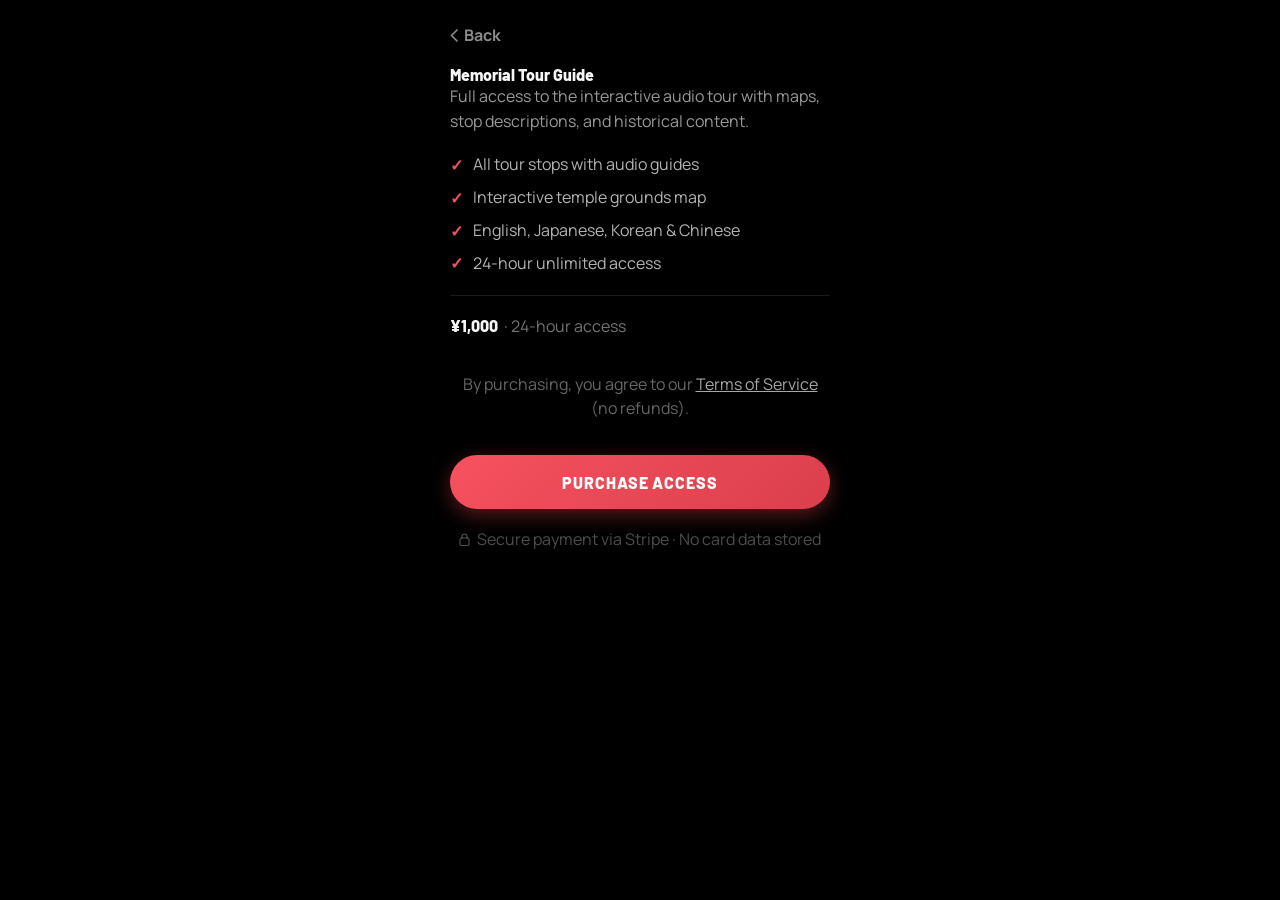
<file: pay.html>
<!doctype html>
<html lang="en">
  <head>
    <meta charset="UTF-8" />
    <meta name="viewport" content="width=device-width, initial-scale=1.0" />
    <meta name="theme-color" content="#08080c" />
    <title>Memorial Tour Guide · Purchase Access</title>
    <link rel="icon" href="./assets/icons/icon.png?v=20260725a" type="image/png" />
    <link rel="apple-touch-icon" href="./assets/icons/icon.png?v=20260725a" />
    <link rel="preconnect" href="https://fonts.googleapis.com" />
    <link rel="preconnect" href="https://fonts.gstatic.com" crossorigin />
    <link
      href="https://fonts.googleapis.com/css2?family=Barlow:wght@500;700;800&family=Manrope:wght@500;700;800&display=swap"
      rel="stylesheet"
    />
    <style>
      :root {
        --tour-font-scale: 1;
        --tour-text-size: calc(1rem * var(--tour-font-scale));
      }

      *, *::before, *::after { box-sizing: border-box; }

      html, body {
        margin: 0;
        min-height: 100%;
      }

      body {
        font-family: "Manrope", sans-serif;
        font-size: var(--tour-text-size);
        background: #000;
        color: #f2f2f2;
        display: flex;
        justify-content: center;
        min-height: 100svh;
      }

      /* No card. The page itself is the surface, so the content runs to the
         edges of the screen instead of sitting in a raised box with the page
         background showing around it. The width cap still keeps this a readable
         column on a desktop; the padding is a reading gutter, not a container. */
      .pay-card {
        width: min(100%, 420px);
        padding: 1.5rem 1.25rem 2rem;
        display: flex;
        flex-direction: column;
        gap: 1.2rem;
      }

      .nav-back {
        display: inline-flex;
        align-items: center;
        gap: 0.35rem;
        align-self: flex-start;
        background: none;
        border: none;
        padding: 0;
        color: rgba(255,255,255,0.55);
        font: 700 var(--tour-text-size) "Manrope", sans-serif;
        cursor: pointer;
        transition: color 150ms;
      }

      .nav-back:hover { color: #fff; }

      .pay-title {
        margin: 0;
        font: 800 var(--tour-text-size) / 1.2 "Barlow", sans-serif;
        color: #f6f6f6;
      }

      .pay-subtitle {
        margin: 0;
        font-size: var(--tour-text-size);
        color: rgba(255,255,255,0.6);
        line-height: 1.55;
      }

      .pay-features {
        margin: 0;
        padding: 0;
        list-style: none;
        display: grid;
        gap: 0.55rem;
      }

      .pay-features li {
        display: flex;
        align-items: flex-start;
        gap: 0.6rem;
        font-size: var(--tour-text-size);
        color: rgba(255,255,255,0.7);
        line-height: 1.45;
      }

      .pay-features li::before {
        content: "✓";
        color: #f6515f;
        font-weight: 800;
        flex-shrink: 0;
        margin-top: 0.05em;
      }

      .pay-divider {
        height: 1px;
        background: rgba(255,255,255,0.1);
      }

      .pay-price-row {
        display: flex;
        align-items: baseline;
        gap: 0.4rem;
      }

      .pay-price {
        font: 800 var(--tour-text-size) "Barlow", sans-serif;
        color: #f6f6f6;
      }

      .pay-price-note {
        font-size: var(--tour-text-size);
        color: rgba(255,255,255,0.45);
      }

      .pay-btn {
        display: block;
        width: 100%;
        height: 54px;
        border-radius: 999px;
        border: none;
        background: linear-gradient(135deg, #f6515f, #db3f4c);
        color: #fff;
        font: 800 var(--tour-text-size) "Barlow", sans-serif;
        letter-spacing: 0.06em;
        text-transform: uppercase;
        cursor: pointer;
        box-shadow: 0 6px 20px rgba(219, 63, 76, 0.4);
        transition: filter 150ms;
        position: relative;
      }

      .pay-btn:disabled {
        opacity: 0.55;
        cursor: not-allowed;
      }

      .pay-btn:not(:disabled):hover {
        filter: brightness(1.12);
      }

      .pay-btn-spinner {
        display: none;
        width: 18px;
        height: 18px;
        border: 2px solid rgba(255,255,255,0.4);
        border-top-color: #fff;
        border-radius: 50%;
        animation: spin 0.7s linear infinite;
        position: absolute;
        top: 50%;
        left: 50%;
        transform: translate(-50%, -50%);
      }

      .pay-btn.is-loading .pay-btn-label { opacity: 0; }
      .pay-btn.is-loading .pay-btn-spinner { display: block; }

      @keyframes spin {
        to { transform: translate(-50%, -50%) rotate(360deg); }
      }

      .pay-secure {
        display: flex;
        align-items: center;
        justify-content: center;
        gap: 0.4rem;
        font-size: var(--tour-text-size);
        color: rgba(255,255,255,0.3);
        text-align: center;
      }

      .pay-error {
        display: none;
        background: rgba(246, 81, 95, 0.12);
        border: 1px solid rgba(246, 81, 95, 0.35);
        border-radius: 8px;
        padding: 0.65rem 0.85rem;
        font-size: var(--tour-text-size);
        color: #f6515f;
        line-height: 1.45;
      }

      .pay-error.is-visible { display: block; }

      .pay-notice {
        background: rgba(255,255,255,0.04);
        border-radius: 8px;
        padding: 0.65rem 0.85rem;
        font-size: var(--tour-text-size);
        color: rgba(255,255,255,0.4);
        line-height: 1.5;
        text-align: center;
      }

      .pay-notice.is-cancelled {
        border: 1px solid rgba(255,200,0,0.25);
        color: rgba(255,220,80,0.75);
        background: rgba(255,200,0,0.05);
      }

      .pay-terms {
        font-size: var(--tour-text-size);
        color: rgba(255,255,255,0.4);
        line-height: 1.5;
        text-align: center;
      }

      .pay-terms a {
        color: rgba(255,255,255,0.65);
        text-decoration: underline;
      }

      .pay-terms a:hover {
        color: #fff;
      }
    </style>
  </head>
  <body>
    <div class="pay-card">
      <button class="nav-back" id="navBack" type="button">
        <svg width="8" height="13" viewBox="0 0 8 13" fill="none" aria-hidden="true">
          <path d="M7 1 1.5 6.5 7 12" stroke="currentColor" stroke-width="1.7" stroke-linecap="round" stroke-linejoin="round"/>
        </svg>
        <span id="navBackLabel">Back</span>
      </button>
      <div>
        <h1 class="pay-title" id="payTitle">Memorial Tour Guide</h1>
        <p class="pay-subtitle" id="paySubtitle">Full access to the interactive audio tour with maps, stop descriptions, and historical content.</p>
      </div>

      <ul class="pay-features" id="payFeatures">
        <li id="feat1">All tour stops with audio guides</li>
        <li id="feat2">Interactive temple grounds map</li>
        <li id="feat3">English, Japanese, Korean &amp; Chinese</li>
        <li id="feat4">24-hour unlimited access</li>
      </ul>

      <div class="pay-divider"></div>

      <div class="pay-price-row">
        <span class="pay-price">¥1,000</span>
        <span class="pay-price-note" id="payPriceNote">· 24-hour access</span>
      </div>

      <div class="pay-error" id="payError"></div>
      <div class="pay-notice is-cancelled" id="cancelledNotice" style="display:none"></div>

      <p class="pay-terms" id="payTerms"></p>

      <button class="pay-btn" id="payBtn" type="button">
        <span class="pay-btn-label" id="payBtnLabel">Purchase Access</span>
        <span class="pay-btn-spinner" aria-hidden="true"></span>
      </button>

      <div class="pay-secure">
        <svg width="11" height="13" viewBox="0 0 11 13" fill="none" aria-hidden="true">
          <rect x="1" y="5" width="9" height="7.5" rx="1.5" stroke="currentColor" stroke-width="1.2"/>
          <path d="M3 5V3.5a2.5 2.5 0 015 0V5" stroke="currentColor" stroke-width="1.2" stroke-linecap="round"/>
        </svg>
        <span id="paySecureLabel">Secure payment via Stripe · No card data stored</span>
      </div>

      <div class="pay-notice" id="accessNotice" style="display:none"></div>
    </div>

    <script>
      const STRINGS = {
        ja: {
          back: "戻る",
          title: "天恩山 五百羅漢寺 音声ガイド",
          subtitle: "マップ・各スポットの説明・歴史コンテンツを含む音声ガイドへの完全アクセス。",
          feat1: "全スポットの音声ガイド",
          feat2: "境内インタラクティブマップ",
          feat3: "日本語・英語・韓国語・中国語対応",
          feat4: "24時間無制限アクセス",
          priceNote: "· 24時間アクセス",
          btn: "アクセスを購入する",
          secure: "Stripeによる安全な決済 · カード情報は保存されません",
          cancelled: "決済がキャンセルされました。準備ができたら再度お試しください。",
          confirmed: "✓ 決済が完了しました — ツアーへ移動中…",
          error: "決済の確認中にエラーが発生しました。もう一度お試しいただくか、サポートにお問い合わせください。",
          termsNotice: 'ご購入により、<a href="./privacy.html" target="_blank" rel="noopener">利用規約</a>（返金不可）に同意したものとみなされます。',
        },
        en: {
          back: "Back",
          title: "Memorial Tour Guide",
          subtitle: "Full access to the interactive audio tour with maps, stop descriptions, and historical content.",
          feat1: "All tour stops with audio guides",
          feat2: "Interactive temple grounds map",
          feat3: "English, Japanese, Korean & Chinese",
          feat4: "24-hour unlimited access",
          priceNote: "· 24-hour access",
          btn: "Purchase Access",
          secure: "Secure payment via Stripe · No card data stored",
          cancelled: "Payment was cancelled. You can try again whenever you're ready.",
          confirmed: "✓ Payment confirmed — redirecting you to the tour…",
          error: "Something went wrong verifying your payment. Please try again or contact support.",
          termsNotice: 'By purchasing, you agree to our <a href="./privacy.html" target="_blank" rel="noopener">Terms of Service</a> (no refunds).',
        },
        ko: {
          back: "뒤로",
          title: "메모리얼 투어 가이드",
          subtitle: "지도, 각 스팟 설명, 역사 콘텐츠를 포함한 인터랙티브 오디오 투어 전체 이용권.",
          feat1: "전 스팟 오디오 가이드",
          feat2: "사원 경내 인터랙티브 지도",
          feat3: "한국어·영어·일본어·중국어 지원",
          feat4: "24시간 무제한 이용",
          priceNote: "· 24시간 이용",
          btn: "이용권 구매",
          secure: "Stripe 보안 결제 · 카드 정보 저장 없음",
          cancelled: "결제가 취소되었습니다. 준비가 되면 다시 시도해 주세요.",
          confirmed: "✓ 결제 완료 — 투어로 이동 중…",
          error: "결제 확인 중 오류가 발생했습니다. 다시 시도하거나 지원팀에 문의하세요.",
          termsNotice: '구매 시 <a href="./privacy.html" target="_blank" rel="noopener">이용약관</a>(환불 불가)에 동의하는 것으로 간주됩니다.',
        },
        zh: {
          back: "返回",
          title: "纪念导览指南",
          subtitle: "包含地图、景点说明及历史内容的互动语音导览完整使用权。",
          feat1: "全景点语音导览",
          feat2: "寺院互动地图",
          feat3: "支持中文、英文、日文、韩文",
          feat4: "24小时无限次使用",
          priceNote: "· 24小时使用",
          btn: "购买使用权",
          secure: "通过 Stripe 安全付款 · 不存储银行卡信息",
          cancelled: "付款已取消，准备好后可重新尝试。",
          confirmed: "✓ 付款成功 — 正在跳转至导览…",
          error: "验证付款时出错，请重试或联系客服。",
          termsNotice: '购买即表示您同意我们的<a href="./privacy.html" target="_blank" rel="noopener">服务条款</a>（不支持退款）。',
        },
      };

      // Detect language from tourPrefs, fallback to browser language
      function getLang() {
        try {
          const prefs = JSON.parse(localStorage.getItem("tourPrefs") || "{}");
          if (prefs.lang && STRINGS[prefs.lang]) return prefs.lang;
        } catch {}
        const browser = (navigator.language || "en").slice(0, 2).toLowerCase();
        return STRINGS[browser] ? browser : "en";
      }

      let lang = getLang();
      let t = STRINGS[lang];

      const fontScales = { small: 1.14, normal: 1.14, large: 1.14, xlarge: 1.3, xxlarge: 1.5 };

      // Reads localStorage and repaints every piece of text on the page. Called
      // once below, and again on a bfcache restore (see the pageshow listener
      // further down): a visitor can change language in Settings, then land
      // back on this exact page via the browser's Back/Forward buttons rather
      // than a fresh navigation. That restores the page's DOM exactly as it
      // was, without re-running any script — so a language picked after this
      // page was first opened would otherwise never show up here.
      function applyPrefs() {
        lang = getLang();
        t = STRINGS[lang];

        try {
          const prefs = JSON.parse(localStorage.getItem("tourPrefs") || "{}");
          if (fontScales[prefs.size]) {
            document.documentElement.style.setProperty("--tour-font-scale", String(fontScales[prefs.size]));
          }
        } catch {}

        document.documentElement.lang = lang;
        document.getElementById("payTitle").textContent = t.title;
        document.getElementById("paySubtitle").textContent = t.subtitle;
        document.getElementById("feat1").textContent = t.feat1;
        document.getElementById("feat2").textContent = t.feat2;
        document.getElementById("feat3").textContent = t.feat3;
        document.getElementById("feat4").textContent = t.feat4;
        document.getElementById("payPriceNote").textContent = t.priceNote;
        document.getElementById("payBtnLabel").textContent = t.btn;
        document.getElementById("paySecureLabel").textContent = t.secure;
        document.getElementById("accessNotice").textContent = t.confirmed;
        document.getElementById("payTerms").innerHTML = t.termsNotice;
        document.getElementById("navBackLabel").textContent = t.back;
      }

      applyPrefs();

      document.getElementById("navBack").addEventListener("click", () => {
        window.location.href = "./pay-select.html";
      });

      const payBtn = document.getElementById("payBtn");
      const payError = document.getElementById("payError");
      const cancelledNotice = document.getElementById("cancelledNotice");

      const params = new URLSearchParams(window.location.search);

      if (params.get("cancelled") === "1") {
        cancelledNotice.textContent = t.cancelled;
        cancelledNotice.style.display = "block";
      }

      if (params.get("error")) {
        showError(t.error);
      }

      payBtn.addEventListener("click", async () => {
        setLoading(true);
        hideError();

        try {
          const res = await fetch("/api/create-checkout", {
            method: "POST",
            headers: { "Content-Type": "application/json" },
            body: JSON.stringify({ lang }),
          });

          const data = await res.json();

          if (!res.ok || !data.url) {
            throw new Error(data.error || "Could not start checkout.");
          }

          window.location.href = data.url;
        } catch (err) {
          setLoading(false);
          showError(err.message || t.error);
        }
      });

      function setLoading(loading) {
        payBtn.disabled = loading;
        payBtn.classList.toggle("is-loading", loading);
      }

      function showError(msg) {
        payError.textContent = msg;
        payError.classList.add("is-visible");
      }

      function hideError() {
        payError.classList.remove("is-visible");
      }

      // Same fix as pay-select.html: a tap on Purchase Access disables the
      // button and shows the spinner while it leaves for Stripe. If the visitor
      // hits Back instead of completing checkout, the browser can restore this
      // exact page — spinner included — from its back/forward cache rather than
      // loading it fresh, leaving the button permanently stuck. `persisted` is
      // only true for that cached restore. Language prefs can also have
      // changed while the visitor was away, so re-apply those too.
      window.addEventListener("pageshow", (e) => {
        if (!e.persisted) return;
        setLoading(false);
        applyPrefs();
      });
    </script>
  </body>
</html>
</file>
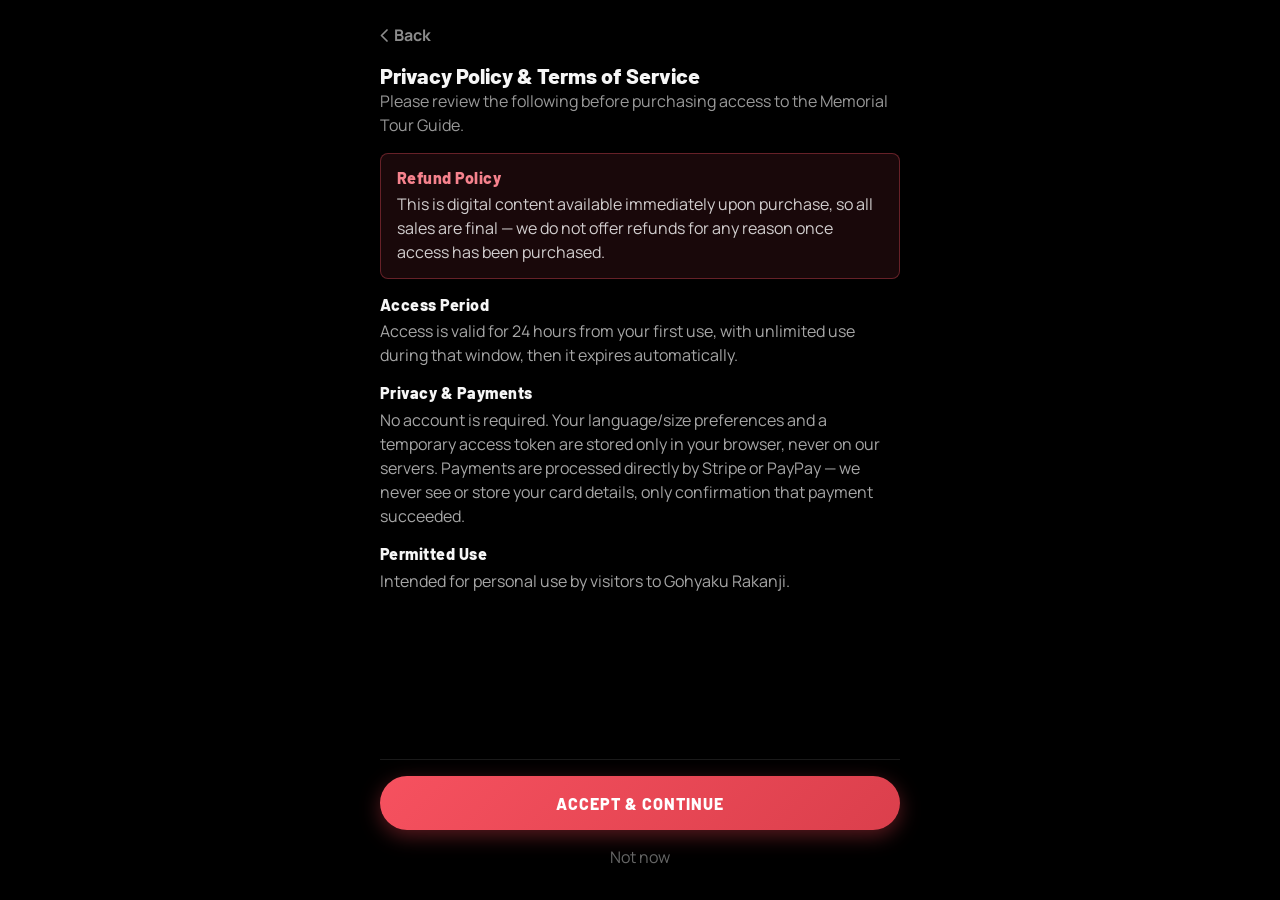
<file: privacy.html>
<!doctype html>
<html lang="en">
  <head>
    <meta charset="UTF-8" />
    <meta name="viewport" content="width=device-width, initial-scale=1.0" />
    <meta name="theme-color" content="#08080c" />
    <title>Memorial Tour Guide · Privacy Policy</title>
    <link rel="icon" href="./assets/icons/icon.png?v=20260725a" type="image/png" />
    <link rel="apple-touch-icon" href="./assets/icons/icon.png?v=20260725a" />
    <link rel="preconnect" href="https://fonts.googleapis.com" />
    <link rel="preconnect" href="https://fonts.gstatic.com" crossorigin />
    <link
      href="https://fonts.googleapis.com/css2?family=Barlow:wght@500;700;800&family=Manrope:wght@500;700;800&display=swap"
      rel="stylesheet"
    />
    <style>
      :root {
        --tour-font-scale: 1;
        --tour-text-size: calc(1rem * var(--tour-font-scale));
      }

      *, *::before, *::after { box-sizing: border-box; }

      html, body {
        margin: 0;
        min-height: 100%;
      }

      body {
        font-family: "Manrope", sans-serif;
        font-size: var(--tour-text-size);
        background: #000;
        color: #f2f2f2;
        display: flex;
        justify-content: center;
        min-height: 100svh;
      }

      /* No card. The page itself is the surface, so the content runs to the
         edges of the screen instead of sitting in a raised box with the page
         background showing around it. The width cap still keeps this a readable
         column on a desktop; the padding is a reading gutter, not a container. */
      .terms-card {
        width: min(100%, 560px);
        padding: 1.5rem 1.25rem 2rem;
        display: flex;
        flex-direction: column;
        gap: 1rem;
      }

      .nav-back {
        display: inline-flex;
        align-items: center;
        gap: 0.35rem;
        align-self: flex-start;
        background: none;
        border: none;
        padding: 0;
        color: rgba(255, 255, 255, 0.55);
        font: 700 var(--tour-text-size) "Manrope", sans-serif;
        cursor: pointer;
        transition: color 150ms;
      }

      .nav-back:hover { color: #fff; }

      .terms-title {
        margin: 0;
        font: 800 calc(var(--tour-text-size) * 1.35) / 1.25 "Barlow", sans-serif;
        color: #f6f6f6;
      }

      .terms-intro {
        margin: 0;
        font-size: var(--tour-text-size);
        color: rgba(255, 255, 255, 0.6);
        line-height: 1.5;
      }

      .terms-section {
        display: flex;
        flex-direction: column;
        gap: 0.35rem;
      }

      .terms-section h2 {
        margin: 0;
        font: 800 var(--tour-text-size) "Barlow", sans-serif;
        letter-spacing: 0.03em;
        color: #f6f6f6;
      }

      .terms-section p {
        margin: 0;
        font-size: var(--tour-text-size);
        line-height: 1.5;
        color: rgba(255, 255, 255, 0.65);
      }

      .terms-section p a {
        color: #f6828d;
        text-decoration: underline;
        word-break: break-word;
      }

      .terms-section p a:hover {
        color: #f6515f;
      }

      .terms-callout {
        border: 1px solid rgba(246, 81, 95, 0.35);
        background: rgba(246, 81, 95, 0.1);
        border-radius: 8px;
        padding: 0.85rem 1rem;
      }

      .terms-callout h2 {
        color: #f6828d;
      }

      .terms-callout p {
        color: rgba(255, 255, 255, 0.8);
      }

      .terms-divider {
        height: 1px;
        background: rgba(255, 255, 255, 0.1);
        /* This column stretches to the viewport, but the text is short enough on
           a desktop screen to leave the buttons floating in the middle with dead
           space under them. The auto margin hands that slack to the divider, so
           the divider and the two actions after it settle on the bottom of the
           screen. On a phone the text already overruns the viewport, there is no
           slack to absorb, and this changes nothing. */
        margin-top: auto;
      }

      .accept-btn {
        display: block;
        width: 100%;
        height: 54px;
        border-radius: 999px;
        border: none;
        background: linear-gradient(135deg, #f6515f, #db3f4c);
        color: #fff;
        font: 800 var(--tour-text-size) "Barlow", sans-serif;
        letter-spacing: 0.06em;
        text-transform: uppercase;
        cursor: pointer;
        box-shadow: 0 6px 20px rgba(219, 63, 76, 0.4);
        transition: filter 150ms;
      }

      .accept-btn:hover {
        filter: brightness(1.12);
      }

      .decline-link {
        display: block;
        text-align: center;
        font-size: var(--tour-text-size);
        color: rgba(255, 255, 255, 0.4);
        text-decoration: none;
      }

      .decline-link:hover {
        color: rgba(255, 255, 255, 0.7);
      }

    </style>
  </head>
  <body>
    <div class="terms-card">
      <button class="nav-back" id="navBack" type="button">
        <svg width="8" height="13" viewBox="0 0 8 13" fill="none" aria-hidden="true">
          <path d="M7 1 1.5 6.5 7 12" stroke="currentColor" stroke-width="1.7" stroke-linecap="round" stroke-linejoin="round"/>
        </svg>
        <span id="navBackLabel">Back</span>
      </button>
      <div>
        <h1 class="terms-title" id="privacyTitle">Privacy Policy &amp; Terms of Service</h1>
        <p class="terms-intro" id="privacyIntro">Please review the following before purchasing access to the Memorial Tour Guide.</p>
      </div>

      <div class="terms-section terms-callout">
        <h2 id="refundHeading">Refund Policy</h2>
        <p id="refundBody">This is digital content available immediately upon purchase, so all sales are final — we do not offer refunds for any reason once access has been purchased.</p>
      </div>

      <div class="terms-section">
        <h2 id="accessHeading">Access Period</h2>
        <p id="accessBody">Access is valid for 24 hours from your first use, with unlimited use during that window, then it expires automatically.</p>
      </div>

      <div class="terms-section">
        <h2 id="privacyHeading">Privacy &amp; Payments</h2>
        <p id="privacyBody">No account is required. Your language/size preferences and a temporary access token are stored only in your browser, never on our servers. Payments are processed directly by Stripe or PayPay — we never see or store your card details, only confirmation that payment succeeded.</p>
      </div>

      <div class="terms-section">
        <h2 id="useHeading">Permitted Use</h2>
        <p id="useBody">Intended for personal use by visitors to Gohyaku Rakanji.</p>
      </div>

      <div class="terms-divider"></div>

      <button class="accept-btn" id="acceptBtn" type="button">
        <span id="acceptBtnLabel">Accept &amp; Continue</span>
      </button>
      <a class="decline-link" id="declineLink" href="./index.html">
        <span id="declineLabel">Not now</span>
      </a>
    </div>

    <script>
      const STRINGS = {
        ja: {
          back: "戻る",
          title: "プライバシーポリシー・利用規約",
          intro: "音声ガイドへのアクセスをご購入いただく前に、以下の内容をご確認ください。",
          refundHeading: "返金について",
          refundBody: "本サービスはご購入後すぐにご利用いただけるデジタルコンテンツのため、理由の如何を問わず購入後の返金は一切承っておりません。",
          accessHeading: "利用期間",
          accessBody: "アクセス権は初回利用開始から24時間有効で、その間は回数制限なくご利用いただけます。24時間経過後は自動的に失効します。",
          privacyHeading: "プライバシーとお支払い",
          privacyBody: "会員登録は不要です。言語や文字サイズの設定、一時的なアクセストークンはお使いの端末内にのみ保存され、当社サーバーには保存されません。お支払いはStripeまたはPayPayが直接処理し、カード情報を当社が確認・保存することはありません。",
          useHeading: "ご利用にあたって",
          useBody: "本サービスは五百羅漢寺をご参拝される個人のお客様向けです。",
          accept: "同意して次へ",
          decline: "今はしない",
        },
        en: {
          back: "Back",
          title: "Privacy Policy & Terms of Service",
          intro: "Please review the following before purchasing access to the Memorial Tour Guide.",
          refundHeading: "Refund Policy",
          refundBody: "This is digital content available immediately upon purchase, so all sales are final — we do not offer refunds for any reason once access has been purchased.",
          accessHeading: "Access Period",
          accessBody: "Access is valid for 24 hours from your first use, with unlimited use during that window, then it expires automatically.",
          privacyHeading: "Privacy & Payments",
          privacyBody: "No account is required. Your language/size preferences and a temporary access token are stored only in your browser, never on our servers. Payments are processed directly by Stripe or PayPay — we never see or store your card details, only confirmation that payment succeeded.",
          useHeading: "Permitted Use",
          useBody: "Intended for personal use by visitors to Gohyaku Rakanji.",
          accept: "Accept & Continue",
          decline: "Not now",
        },
        ko: {
          back: "뒤로",
          title: "개인정보처리방침 및 이용약관",
          intro: "음성 가이드 이용권을 구매하시기 전에 다음 내용을 확인해 주세요.",
          refundHeading: "환불 정책",
          refundBody: "본 서비스는 구매 즉시 이용 가능한 디지털 콘텐츠이므로, 구매 후에는 어떠한 사유로도 환불이 불가능합니다.",
          accessHeading: "이용 기간",
          accessBody: "이용권은 최초 이용 시점부터 24시간 동안 유효하며, 그 시간 내에는 횟수 제한 없이 이용하실 수 있고 이후 자동으로 만료됩니다.",
          privacyHeading: "개인정보 및 결제",
          privacyBody: "별도의 회원가입은 필요하지 않습니다. 언어 및 글자 크기 설정과 임시 액세스 토큰은 고객님의 브라우저에만 저장되며 당사 서버에는 저장되지 않습니다. 결제는 Stripe 또는 PayPay가 직접 처리하며, 당사는 카드 정보를 확인하거나 저장하지 않고 결제 완료 여부만 전달받습니다.",
          useHeading: "이용 안내",
          useBody: "본 서비스는 오백나한사를 방문하시는 개인 이용객을 위한 것입니다.",
          accept: "동의하고 계속하기",
          decline: "나중에 하기",
        },
        zh: {
          back: "返回",
          title: "隐私政策与服务条款",
          intro: "在购买语音导览访问权限之前，请仔细阅读以下内容。",
          refundHeading: "退款政策",
          refundBody: "由于本服务为购买后即可立即使用的数字内容，一经购买，概不退款，恕不接受任何理由的退款申请。",
          accessHeading: "使用期限",
          accessBody: "访问权限自首次使用起24小时内有效，期间可不限次数使用，之后将自动失效。",
          privacyHeading: "隐私与支付",
          privacyBody: "无需注册账户。您的语言和字体大小偏好，以及临时访问令牌，仅保存在您的浏览器中，绝不会保存在我们的服务器上。付款由 Stripe 或 PayPay 直接处理，我们不会查看或存储您的银行卡信息，仅会收到付款是否成功的确认结果。",
          useHeading: "使用须知",
          useBody: "本服务仅供前来参拜五百罗汉寺的个人游客使用。",
          accept: "同意并继续",
          decline: "暂不需要",
        },
      };

      function getLang() {
        try {
          const prefs = JSON.parse(localStorage.getItem("tourPrefs") || "{}");
          if (prefs.lang && STRINGS[prefs.lang]) return prefs.lang;
        } catch {}
        const browser = (navigator.language || "en").slice(0, 2).toLowerCase();
        return STRINGS[browser] ? browser : "en";
      }

      let lang = getLang();
      let t = STRINGS[lang];

      const fontScales = { small: 1.14, normal: 1.14, large: 1.14, xlarge: 1.3, xxlarge: 1.5 };

      // Reads localStorage and repaints every piece of text on the page. Called
      // once below, and again on a bfcache restore (see the pageshow listener
      // further down): a visitor can change language in Settings, then land
      // back on this exact page via the browser's Back/Forward buttons rather
      // than a fresh navigation. That restores the page's DOM exactly as it
      // was, without re-running any script — so a language picked after this
      // page was first opened would otherwise never show up here.
      function applyPrefs() {
        lang = getLang();
        t = STRINGS[lang];

        try {
          const prefs = JSON.parse(localStorage.getItem("tourPrefs") || "{}");
          if (fontScales[prefs.size]) {
            document.documentElement.style.setProperty("--tour-font-scale", String(fontScales[prefs.size]));
          }
        } catch {}

        document.documentElement.lang = lang;
        document.getElementById("privacyTitle").textContent = t.title;
        document.getElementById("privacyIntro").textContent = t.intro;
        document.getElementById("refundHeading").textContent = t.refundHeading;
        document.getElementById("refundBody").textContent = t.refundBody;
        document.getElementById("accessHeading").textContent = t.accessHeading;
        document.getElementById("accessBody").textContent = t.accessBody;
        document.getElementById("privacyHeading").textContent = t.privacyHeading;
        document.getElementById("privacyBody").textContent = t.privacyBody;
        document.getElementById("useHeading").textContent = t.useHeading;
        document.getElementById("useBody").innerHTML = t.useBody;
        document.getElementById("acceptBtnLabel").textContent = t.accept;
        document.getElementById("declineLabel").textContent = t.decline;
        document.getElementById("navBackLabel").textContent = t.back;
      }

      applyPrefs();
      window.addEventListener("pageshow", (e) => {
        if (e.persisted) applyPrefs();
      });

      document.getElementById("navBack").addEventListener("click", () => {
        window.location.href = "./index.html";
      });

      document.getElementById("acceptBtn").addEventListener("click", () => {
        window.location.href = "./pay-select.html";
      });
    </script>
  </body>
</html>
</file>
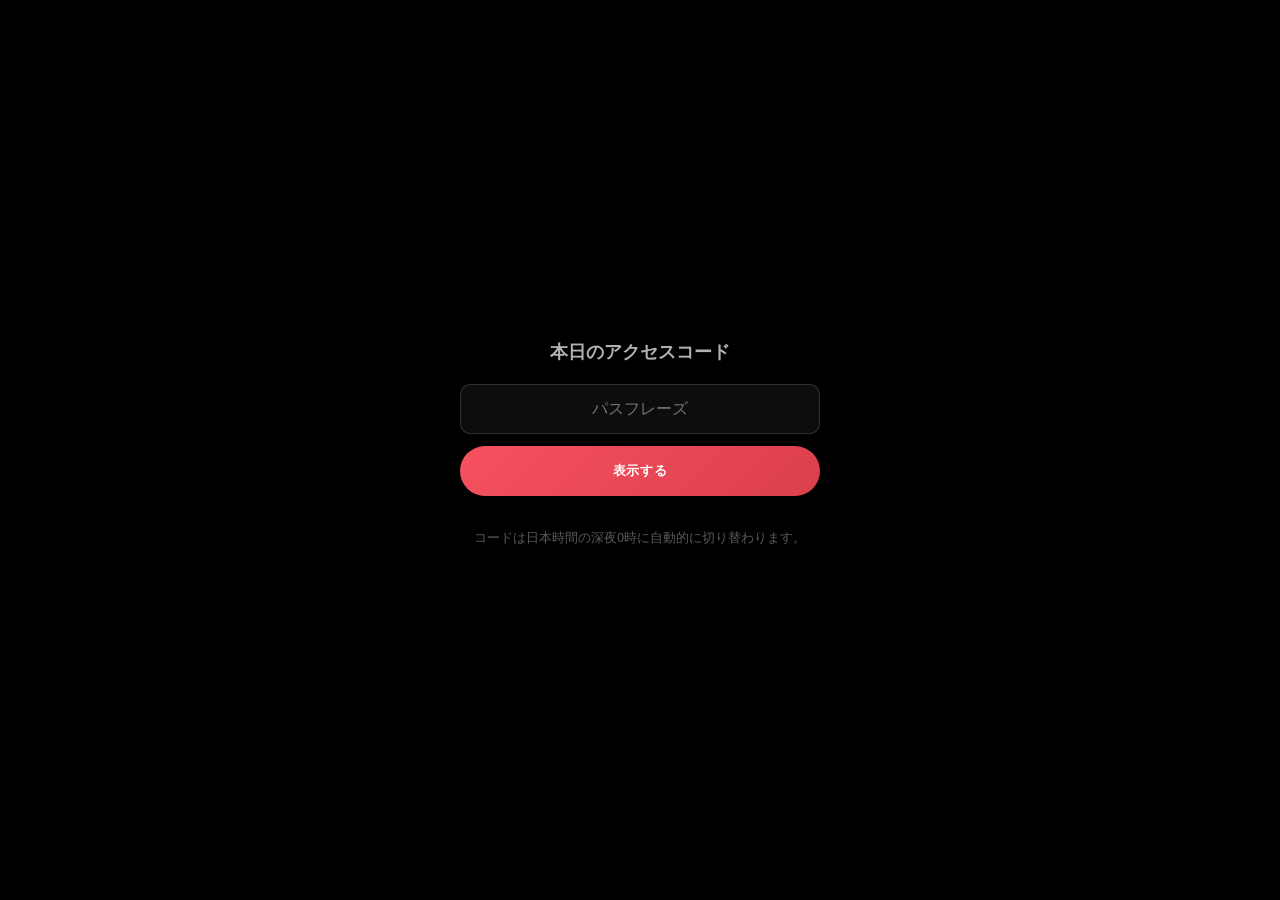
<file: staff-code.html>
<!doctype html>
<html lang="ja">
  <head>
    <meta charset="UTF-8" />
    <meta name="viewport" content="width=device-width, initial-scale=1.0" />
    <meta name="theme-color" content="#08080c" />
    <meta name="robots" content="noindex, nofollow" />
    <title>受付用｜本日のアクセスコード</title>
    <style>
      *, *::before, *::after { box-sizing: border-box; }

      html, body {
        margin: 0;
        min-height: 100%;
      }

      body {
        font-family: -apple-system, "Hiragino Sans", "Yu Gothic", sans-serif;
        background: #000;
        color: #f2f2f2;
        display: flex;
        justify-content: center;
        align-items: center;
        min-height: 100svh;
        padding: 1.5rem;
      }

      .card {
        width: min(100%, 360px);
        display: flex;
        flex-direction: column;
        gap: 1.25rem;
        text-align: center;
      }

      h1 {
        font-size: 1.1rem;
        margin: 0;
        color: rgba(255,255,255,0.7);
        font-weight: 700;
      }

      .gate {
        display: flex;
        flex-direction: column;
        gap: 0.75rem;
      }

      input[type="password"] {
        width: 100%;
        height: 50px;
        border-radius: 10px;
        border: 1.5px solid rgba(255,255,255,0.15);
        background: rgba(255,255,255,0.05);
        color: #f6f6f6;
        font-size: 1rem;
        text-align: center;
        padding: 0 0.75rem;
      }

      button {
        height: 50px;
        border-radius: 999px;
        border: none;
        background: linear-gradient(135deg, #f6515f, #db3f4c);
        color: #fff;
        font-weight: 800;
        letter-spacing: 0.04em;
        cursor: pointer;
      }

      button:disabled { opacity: 0.5; cursor: not-allowed; }

      .code-display { display: none; flex-direction: column; gap: 0.4rem; }

      .code {
        font-size: 3rem;
        font-weight: 800;
        letter-spacing: 0.15em;
        color: #fff;
      }

      .date {
        color: rgba(255,255,255,0.4);
        font-size: 0.85rem;
      }

      .hint {
        color: rgba(255,255,255,0.35);
        font-size: 0.8rem;
        line-height: 1.5;
      }

      .error {
        display: none;
        color: #f6515f;
        font-size: 0.85rem;
      }

      .error.is-visible { display: block; }
    </style>
  </head>
  <body>
    <div class="card">
      <h1>本日のアクセスコード</h1>

      <div class="gate" id="gate">
        <input type="password" id="keyInput" placeholder="パスフレーズ" autocomplete="off" />
        <button id="unlockBtn" type="button">表示する</button>
        <div class="error" id="gateError">パスフレーズが違います。</div>
      </div>

      <div class="code-display" id="codeDisplay">
        <div class="code" id="codeValue">------</div>
        <div class="date" id="dateValue"></div>
        <button id="refreshBtn" type="button">再取得</button>
      </div>

      <p class="hint">コードは日本時間の深夜0時に自動的に切り替わります。</p>
    </div>

    <script>
      const STAFF_KEY_STORAGE = "staffCashKey";

      const gate = document.getElementById("gate");
      const gateError = document.getElementById("gateError");
      const keyInput = document.getElementById("keyInput");
      const unlockBtn = document.getElementById("unlockBtn");
      const codeDisplay = document.getElementById("codeDisplay");
      const codeValue = document.getElementById("codeValue");
      const dateValue = document.getElementById("dateValue");
      const refreshBtn = document.getElementById("refreshBtn");

      const MESSAGES = {
        wrongKey: "パスフレーズが違います。",
        failed: "コードを取得できませんでした。通信状況をご確認のうえ、もう一度お試しください。",
      };

      // The API sends the date as YYYY-MM-DD (JST). Build it in UTC and format
      // it in UTC so the day can't shift with the device's own time zone.
      function formatDate(isoDate) {
        const [y, m, d] = String(isoDate).split("-").map(Number);
        if (!y || !m || !d) return String(isoDate || "");
        return new Date(Date.UTC(y, m - 1, d)).toLocaleDateString("ja-JP", {
          timeZone: "UTC",
          year: "numeric",
          month: "long",
          day: "numeric",
          weekday: "short",
        });
      }

      // Resolves to { data } on success, or { status } on failure (status 0 =
      // the request never got an answer), so the caller can tell a wrong
      // passphrase (401) from everything else.
      async function fetchCode(key) {
        try {
          const res = await fetch("/api/staff-cash-code?key=" + encodeURIComponent(key));
          if (!res.ok) return { status: res.status };
          return { data: await res.json() };
        } catch {
          return { status: 0 };
        }
      }

      async function tryUnlock(key) {
        unlockBtn.disabled = true;
        gateError.classList.remove("is-visible");

        const { data, status } = await fetchCode(key);

        unlockBtn.disabled = false;

        if (!data || !data.code) {
          if (status === 401) sessionStorage.removeItem(STAFF_KEY_STORAGE);
          gateError.textContent = status === 401 ? MESSAGES.wrongKey : MESSAGES.failed;
          gateError.classList.add("is-visible");
          return;
        }

        sessionStorage.setItem(STAFF_KEY_STORAGE, key);
        codeValue.textContent = data.code;
        dateValue.textContent = formatDate(data.date);
        gate.style.display = "none";
        codeDisplay.style.display = "flex";
      }

      unlockBtn.addEventListener("click", () => {
        const key = keyInput.value.trim();
        if (!key) return;
        tryUnlock(key);
      });

      keyInput.addEventListener("keydown", (e) => {
        if (e.key === "Enter") unlockBtn.click();
      });

      refreshBtn.addEventListener("click", async () => {
        const key = sessionStorage.getItem(STAFF_KEY_STORAGE);
        if (!key) return;
        const { data } = await fetchCode(key);
        if (data && data.code) {
          codeValue.textContent = data.code;
          dateValue.textContent = formatDate(data.date);
        }
      });

      const savedKey = sessionStorage.getItem(STAFF_KEY_STORAGE);
      if (savedKey) tryUnlock(savedKey);
    </script>
  </body>
</html>
</file>
<file: assets/css/entry.css>
/* Styles for index.html: settings screen, stop 0 intro media, and entry page layout. */
:root {
  --ink-strong: #f2f2f2;
  --ink-soft: rgba(255, 255, 255, 0.74);
  --ink-muted: rgba(255, 255, 255, 0.55);
  --surface: #0b0b0f;
  --tour-font-scale: 1;
  --tour-text-size: calc(1rem * var(--tour-font-scale));
}

*,
*::before,
*::after {
  box-sizing: border-box;
}

button {
  -webkit-tap-highlight-color: transparent;
  touch-action: manipulation;
}

html,
body {
  margin: 0;
  min-height: 100%;
}
body {
  font-family: "Manrope", sans-serif;
  font-size: var(--tour-text-size);
  background: #000;
  color: var(--ink-strong);
}

.entry-shell {
  width: min(100%, 560px);
  min-height: 100svh;
  margin: 0 auto;
  background: linear-gradient(to bottom, #12131b 0%, #0a0b0f 48%, #08080c 100%);
  display: grid;
  grid-template-rows: auto 1fr auto;
}

.entry-loading-overlay {
  position: fixed;
  inset: 0;
  z-index: 50;
  display: grid;
  place-items: center;
  background: #08080c;
}

.entry-loading-overlay.hidden {
  display: none;
}

.entry-loading-dots {
  display: flex;
  align-items: center;
  gap: 0.55rem;
}

.entry-loading-dots .loading-dot {
  width: 9px;
  height: 9px;
  border-radius: 50%;
  background: rgba(255, 255, 255, 0.5);
  animation: entryDotPulse 1.1s ease-in-out infinite;
}

.entry-loading-dots .loading-dot:nth-child(2) {
  animation-delay: 0.18s;
}
.entry-loading-dots .loading-dot:nth-child(3) {
  animation-delay: 0.36s;
}

@keyframes entryDotPulse {
  0%,
  80%,
  100% {
    opacity: 0.3;
    transform: scale(0.75);
  }
  40% {
    opacity: 1;
    transform: scale(1);
  }
}

.entry-hero {
  position: relative;
  width: 100%;
  background: #111;
}

/* Demo-only banner — see demo.html. Scoped by body[data-flow="demo"], so
   index.html (data-flow="paid") never shows it. */
.demo-banner {
  position: fixed;
  top: 0;
  left: 0;
  right: 0;
  z-index: 60;
  text-align: center;
  font: 700 0.78rem "Manrope", sans-serif;
  letter-spacing: 0.04em;
  color: #fff;
  background: linear-gradient(135deg, #f6515f, #db3f4c);
  padding: 0.45rem 0.6rem;
}

body[data-flow="demo"] .entry-shell {
  padding-top: 2.1rem;
}

.entry-video {
  display: block;
  width: 100%;
  height: auto;
  max-height: 60svh;
  background: #111;
}

.entry-video::-webkit-media-controls-wireless-playback-picker-button,
.entry-video::-webkit-media-controls-fullscreen-button {
  display: none !important;
}

.entry-unmute-btn {
  position: absolute;
  top: 0.7rem;
  left: 0.7rem;
  z-index: 4;
  display: flex;
  align-items: center;
  gap: 0.4rem;
  padding: 0.38rem 0.7rem 0.38rem 0.5rem;
  background: rgba(0, 0, 0, 0.62);
  border: 1px solid rgba(255, 255, 255, 0.2);
  border-radius: 999px;
  color: #fff;
  font:
    600 var(--tour-text-size) "Manrope",
    sans-serif;
  cursor: pointer;
  -webkit-tap-highlight-color: transparent;
  backdrop-filter: blur(6px);
  -webkit-backdrop-filter: blur(6px);
}

.entry-unmute-btn.is-unmuted {
  opacity: 0.55;
}

.entry-settings-btn {
  position: absolute;
  top: 0.7rem;
  right: 0.7rem;
  z-index: 4;
  display: flex;
  align-items: center;
  justify-content: center;
  width: 34px;
  height: 34px;
  background: rgba(0, 0, 0, 0.62);
  border: 1px solid rgba(255, 255, 255, 0.2);
  border-radius: 50%;
  color: #fff;
  cursor: pointer;
  -webkit-tap-highlight-color: transparent;
  backdrop-filter: blur(6px);
  -webkit-backdrop-filter: blur(6px);
}

.entry-content {
  padding: 1.05rem 1rem 0.65rem;
  display: grid;
  align-content: start;
  gap: 0.72rem;
}

#entryTitle {
  margin: 0;
  color: #f6f6f6;
  font:
    800 calc(var(--tour-text-size) * 1.5) / 1.25 "Barlow",
    sans-serif;
  letter-spacing: 0.01em;
  padding-bottom: 0.65rem;
  border-bottom: 1px solid rgba(255, 255, 255, 0.2);
}

.entry-highlight-label {
  margin: 0;
  font:
    700 var(--tour-text-size) "Barlow",
    sans-serif;
  letter-spacing: 0.12em;
  text-transform: uppercase;
  color: var(--ink-muted);
}

.entry-highlight {
  margin: 0;
  color: #ededed;
  font:
    500 var(--tour-text-size) / 1.6 "Manrope",
    sans-serif;
  border-left: 2px solid #ffffff;
  padding: 0.12rem 0 0.12rem 0.58rem;
  display: grid;
  gap: 0.28rem;
}

.entry-highlight p {
  margin: 0;
}

.entry-highlight .highlight-bullet-list {
  margin: 0;
  padding: 0;
  list-style: none;
  display: grid;
  gap: 0.34rem;
}

.entry-highlight .highlight-bullet-list li {
  margin: 0;
  position: relative;
  padding-left: 0.88em;
}

.entry-highlight .highlight-bullet-list li::before {
  content: "・";
  position: absolute;
  top: 0;
  left: 0;
}

.entry-text {
  display: grid;
  gap: 0.72rem;
}

.entry-rich-block {
  display: grid;
  gap: 0.52rem;
}

.entry-rich-block > * {
  margin: 0;
}

.entry-text p,
.entry-text li,
.entry-text blockquote {
  margin: 0;
  color: var(--ink-soft);
  font-size: var(--tour-text-size);
  line-height: 1.62;
}

.entry-text h2,
.entry-text h3,
.entry-text h4 {
  margin: 0;
  color: #f6f6f6;
  font-family: "Barlow", sans-serif;
  font-weight: 800;
  line-height: 1.3;
}

.entry-text h2 {
  font-size: var(--tour-text-size);
}

.entry-text h3 {
  font-size: var(--tour-text-size);
}

.entry-text h4 {
  font-size: var(--tour-text-size);
}

.entry-text ul,
.entry-text ol {
  margin: 0;
  padding-left: 1.1rem;
  color: var(--ink-soft);
}

.entry-text li + li {
  margin-top: 0.25rem;
}

.entry-guide-section {
  margin-top: 0.55rem;
}

.entry-guide-section h2 {
  margin: 0;
  font:
    800 var(--tour-text-size) / 1.3 "Barlow",
    sans-serif;
  color: #f4f4f4;
}

.entry-guide-divider {
  margin-top: 0.36rem;
  height: 1px;
  background: rgba(255, 255, 255, 0.32);
}

.entry-guide-gallery {
  margin-top: 0.72rem;
  display: grid;
  gap: 0.5rem;
}

.entry-guide-track {
  display: flex;
  overflow-x: auto;
  scroll-snap-type: x mandatory;
  scroll-behavior: smooth;
  scrollbar-width: none;
  border-radius: 10px;
}

.entry-guide-track::-webkit-scrollbar {
  display: none;
}

.entry-guide-item {
  flex: 0 0 100%;
  width: 100%;
  height: 28svh;
  object-fit: cover;
  border-radius: 10px;
  background: #101114;
  scroll-snap-align: start;
  display: block;
}

.entry-guide-dots {
  display: flex;
  align-items: center;
  justify-content: center;
  gap: 0.35rem;
}

.entry-guide-dot {
  width: 6px;
  height: 6px;
  border-radius: 999px;
  background: rgba(255, 255, 255, 0.25);
  padding: 0;
  border: none;
  cursor: pointer;
  transition:
    width 150ms ease,
    background 150ms ease;
}

.entry-guide-dot.is-active {
  width: 16px;
  background: #ffffff;
}

.entry-footer {
  position: sticky;
  bottom: 0;
  z-index: 3;
  padding: 0.66rem 1rem calc(0.74rem + env(safe-area-inset-bottom));
  background: linear-gradient(to top, #090a0e 70%, rgba(9, 10, 14, 0));
}

.entry-actions {
  display: flex;
  align-items: center;
  justify-content: center;
  gap: 0.48rem;
}

.entry-action-btn {
  height: 54px;
  min-width: 200px;
  border-radius: 999px;
  border: 1px solid transparent;
  font:
    800 var(--tour-text-size) "Barlow",
    sans-serif;
  letter-spacing: 0.06em;
  text-transform: uppercase;
  cursor: pointer;
  color: #fff;
  padding: 0 2rem;
}

.entry-action-btn.is-start {
  background: linear-gradient(135deg, #f6515f, #db3f4c);
}

.entry-action-btn:disabled {
  opacity: 0.35;
  cursor: not-allowed;
}

@media (hover: hover) {
  .entry-action-btn:hover {
    filter: brightness(1.16);
  }
}

.entry-action-btn:focus-visible {
  filter: brightness(1.16);
}

.hidden {
  display: none !important;
}

/* ─── Settings screen ───────────────────────────────── */

.settings-screen {
  position: fixed;
  inset: 0;
  z-index: 100;
  display: flex;
  align-items: center;
  justify-content: center;
  background: #000000;
  background-size: cover;
  background-position: center;
  transition:
    opacity 280ms ease,
    visibility 280ms ease;
}

.settings-screen.is-hidden {
  opacity: 0;
  visibility: hidden;
  pointer-events: none;
}

.settings-inner {
  display: flex;
  align-items: stretch;
  justify-content: center;
  width: 100%;
  min-height: 100svh;
  padding: 0;
  overflow: hidden;
}

.settings-card {
  width: 100%;
  height: 100svh;
  background: #111114;
  border-top: none;
  border-radius: 0;
  padding: calc(1.4rem + env(safe-area-inset-top)) 1.4rem calc(1.4rem + env(safe-area-inset-bottom));
  display: flex;
  flex-direction: column;
  gap: 1rem;
  overflow: hidden;
}

.settings-section-label {
  margin: 0;
  margin-top: 0.25rem;
  font: 600 var(--tour-text-size) "Manrope", sans-serif;
  letter-spacing: 0.08em;
  text-transform: uppercase;
  color: rgba(255, 255, 255, 0.38);
}

.settings-lang-grid {
  display: grid;
  grid-template-columns: 1fr 1fr;
  gap: 0.6rem;
}

.settings-lang-btn {
  display: flex;
  align-items: center;
  justify-content: center;
  gap: 0.45rem;
  padding: 0.65rem 0.5rem;
  background: #1e1e22;
  border: 1.5px solid rgba(255, 255, 255, 0.12);
  border-radius: 8px;
  color: rgba(255, 255, 255, 0.75);
  font-size: var(--tour-text-size);
  font-weight: 700;
  font-family: "Hiragino Sans", "Noto Sans JP", "Manrope", sans-serif;
  line-height: 1.4;
  cursor: pointer;
  transition:
    border-color 150ms,
    background 150ms,
    color 150ms;
}

.settings-lang-btn.is-active {
  background: rgba(246, 81, 95, 0.12);
  border-color: #f6515f;
  color: #fff;
}

.settings-notices-list {
  margin: 0;
  padding: 0;
  list-style: none;
  display: grid;
  gap: 0.55rem;
  border-top: 1px solid rgba(255, 255, 255, 0.1);
  border-bottom: 1px solid rgba(255, 255, 255, 0.1);
  padding: 1rem 0;
  flex: 1 1 auto;
  min-height: 0;
  overflow-y: auto;
  overscroll-behavior: contain;
  -webkit-overflow-scrolling: touch;
}

.settings-notice-item {
  display: flex;
  align-items: flex-start;
  gap: 0.5rem;
}

.settings-notice-icon {
  font-size: var(--tour-text-size);
  line-height: 1.5;
  flex-shrink: 0;
}

.settings-notice-text {
  font-family: "Manrope", sans-serif;
  font-weight: 500;
  font-size: var(--tour-text-size);
  line-height: 1.45;
  color: rgba(255, 255, 255, 0.6);
}

.settings-font-row {
  display: grid;
  grid-template-columns: repeat(3, 1fr);
  gap: 0.6rem;
}

.settings-font-btn {
  display: grid;
  grid-template-rows: 30px 16px;
  place-items: center;
  gap: 0.2rem;
  padding: 0.6rem 0.4rem;
  background: #1e1e22;
  border: 1.5px solid rgba(255, 255, 255, 0.12);
  border-radius: 8px;
  color: rgba(255, 255, 255, 0.75);
  cursor: pointer;
  transition:
    border-color 150ms,
    background 150ms;
}

.settings-font-btn.is-active {
  background: rgba(246, 81, 95, 0.12);
  border-color: #f6515f;
}

.settings-font-sample {
  font:
    800 1rem "Barlow",
    sans-serif;
  line-height: 1;
  color: inherit;
  display: grid;
  place-items: center;
  width: 100%;
  height: 30px;
}

.settings-font-btn[data-size="large"] .settings-font-sample {
  font-size: 20px;
}

.settings-font-btn[data-size="xlarge"] .settings-font-sample {
  font-size: 24px;
}

.settings-font-btn[data-size="xxlarge"] .settings-font-sample {
  font-size: 28px;
}

.settings-font-label {
  display: grid;
  place-items: center;
  width: 100%;
  height: 16px;
  font: 700 12px/1 "Manrope", sans-serif;
  color: rgba(255, 255, 255, 0.4);
  letter-spacing: 0.02em;
}

.settings-font-btn.is-active .settings-font-label {
  font-size: 12px;
  color: #f6515f;
}

.settings-confirm-btn {
  display: block;
  width: 100%;
  height: 52px;
  border-radius: 999px;
  border: none;
  background: linear-gradient(135deg, #f6515f, #db3f4c);
  color: #fff;
  font-family: "Barlow", sans-serif;
  font-weight: 800;
  font-size: var(--tour-text-size);
  letter-spacing: 0.06em;
  text-transform: uppercase;
  cursor: pointer;
  box-shadow: 0 6px 20px rgba(219, 63, 76, 0.4);
  transition: filter 150ms;
}

.settings-contact-btn {
  display: block;
  width: 100%;
  height: 44px;
  line-height: 42px;
  border-radius: 999px;
  border: 1px solid rgba(255, 255, 255, 0.18);
  background: transparent;
  color: rgba(255, 255, 255, 0.7);
  font-family: "Barlow", sans-serif;
  font-weight: 700;
  font-size: calc(var(--tour-text-size) * 0.86);
  letter-spacing: 0.06em;
  text-align: center;
  text-decoration: none;
  cursor: pointer;
  transition: border-color 150ms, color 150ms;
  flex: 0 0 auto;
}

@media (hover: hover) {
  .settings-contact-btn:hover {
    border-color: #f6515f;
    color: #fff;
  }
  .settings-confirm-btn:hover {
    filter: brightness(1.1);
  }
  .settings-lang-btn:hover {
    border-color: #f6515f;
  }
  .settings-font-btn:hover {
    border-color: #f6515f;
  }
}

@media (min-width: 561px) {
  body {
    padding: 1.2rem;
    background: #040404;
  }

  .entry-shell {
    border-radius: 20px;
    overflow: clip;
    border: 1px solid rgba(255, 255, 255, 0.12);
    box-shadow: 0 24px 64px rgba(0, 0, 0, 0.7);
    min-height: min(94vh, 860px);
  }
}

@media (max-width: 490px) {
  .settings-inner {
    align-items: stretch;
    padding: 0;
  }

  .settings-card {
    height: 100svh;
    padding: calc(1rem + env(safe-area-inset-top)) 1rem calc(1rem + env(safe-area-inset-bottom));
    gap: 0.72rem;
  }

  .settings-lang-grid,
  .settings-font-row {
    gap: 0.42rem;
  }

  .settings-lang-btn {
    min-height: 44px;
    padding: 0.42rem 0.45rem;
  }

  .settings-font-btn {
    min-height: 58px;
    padding: 0.42rem 0.35rem;
  }

  .settings-notices-list {
    flex: 1 1 auto;
    gap: 0.48rem;
    padding: 0.8rem 0;
  }

  .settings-notice-item {
    gap: 0.42rem;
  }

  .settings-confirm-btn {
    flex: 0 0 auto;
    height: 52px;
  }
}
</file>
